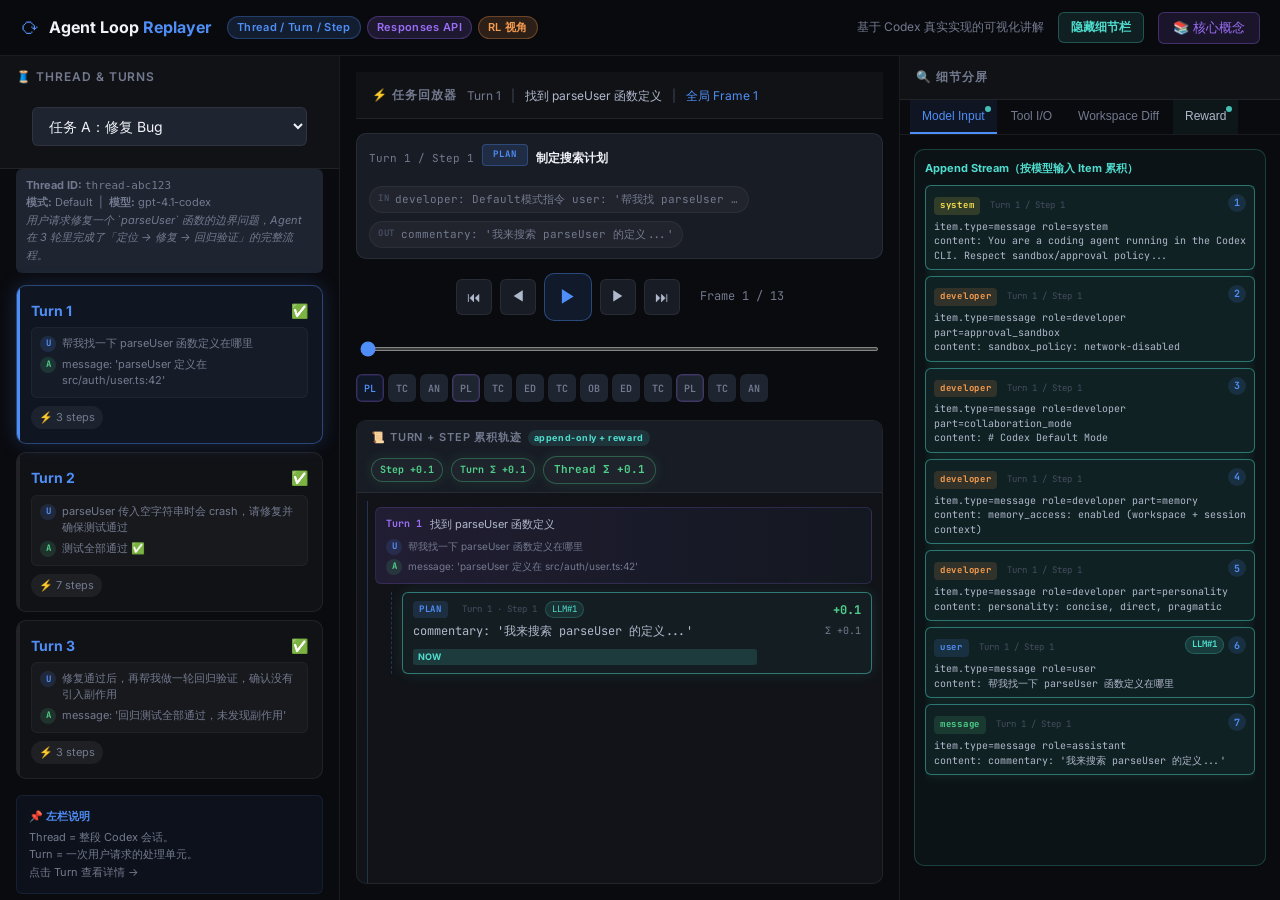
<file: index.html>
<!DOCTYPE html>
<html lang="zh-CN">

<head>
    <meta charset="UTF-8" />
    <meta name="viewport" content="width=device-width, initial-scale=1.0" />
    <title>Agent Loop Replayer — Codex 深度解析</title>
    <link rel="preconnect" href="https://fonts.googleapis.com" />
    <link
        href="https://fonts.googleapis.com/css2?family=Inter:wght@300;400;500;600;700&family=JetBrains+Mono:wght@400;500&display=swap"
        rel="stylesheet" />
    <link rel="stylesheet" href="style.css" />
</head>

<body>
    <!-- Header -->
    <header class="app-header">
        <div class="header-left">
            <div class="logo">
                <span class="logo-icon">⟳</span>
                <span class="logo-text">Agent Loop <span class="logo-sub">Replayer</span></span>
            </div>
            <div class="header-badges">
                <span class="badge badge-blue">Thread / Turn / Step</span>
                <span class="badge badge-purple">Responses API</span>
                <span class="badge badge-orange">RL 视角</span>
            </div>
        </div>
        <div class="header-right">
            <span class="header-subtitle">基于 Codex 真实实现的可视化讲解</span>
            <button class="btn-panel-toggle" id="btn-toggle-right">隐藏细节栏</button>
            <button class="btn-concept" id="btn-show-concepts">📚 核心概念</button>
        </div>
    </header>

    <!-- Concept Overlay -->
    <div class="overlay" id="concept-overlay" style="display:none;">
        <div class="overlay-panel">
            <button class="overlay-close" id="overlay-close">✕</button>
            <h2>Agent Loop 核心概念</h2>
            <div class="concept-grid">
                <div class="concept-card">
                    <div class="concept-icon">🧵</div>
                    <h3>Thread（线程/会话）</h3>
                    <p>用户从打开 Codex 到关闭的整段会话。一个 Thread 可以包含多个 Turn。在 Codex 里，每个 Thread 都有唯一 ID，rollout 日志按 Thread 组织存储在
                        <code>~/.codex/sessions/</code> 下。</p>
                    <div class="concept-code">ThreadId = uuid::Uuid</div>
                </div>
                <div class="concept-card">
                    <div class="concept-icon">🔄</div>
                    <h3>Turn（轮次）</h3>
                    <p>用户发出一条指令，到 Agent 完成这次任务的完整处理单元。用户视角看到的"一问一答"，但内部可能包含数十个 Step。Turn 是<strong>奖励评估</strong>的自然边界。
                    </p>
                    <div class="concept-code">turn_context → response_items → TurnComplete</div>
                </div>
                <div class="concept-card">
                    <div class="concept-icon">⚡</div>
                    <h3>Step（步骤）</h3>
                    <p>在一个 Turn 内，模型的每次推理决策。输入是 "当前累计上下文"，输出是 "下一个动作"（工具调用 or 最终答复）。Step 是 <strong>RL 的策略优化单元</strong>。
                    </p>
                    <div class="concept-code">state_t → action_t → state_{t+1}</div>
                </div>
                <div class="concept-card">
                    <div class="concept-icon">🤖</div>
                    <h3>模型输入（Responses API 视角）</h3>
                    <p>每个 Step 调用模型时的完整输入，包含 4 层：system（平台规则）→ developer（应用规则）→ user（当前请求）→ 历史 tool 结果。随 Step 推进，输入以
                        <strong>append-only</strong> 方式增长。</p>
                    <div class="concept-code">{ input: [developer, user, tool_outputs...] }</div>
                </div>
                <div class="concept-card">
                    <div class="concept-icon">🎓</div>
                    <h3>RL 与 Agent Loop 的关系</h3>
                    <p>Agent Loop 是 RL 的"运行时环境"：loop 收集轨迹（trajectories），RL 对轨迹打 reward，再反向优化每一个 Step 的动作概率。Step =
                        (state→action) 决策点。</p>
                    <div class="concept-code">trajectory = [s0→a0, s1→a1, ..., sn→reward]</div>
                </div>
                <div class="concept-card">
                    <div class="concept-icon">🔧</div>
                    <h3>Codex 的 Append-Only 策略</h3>
                    <p>稳态下，Codex 不覆盖旧消息，只追加新增量。切换 Plan/Default 模式时，先更新 session state，下一次 Turn 到来才在 history 里追加新的
                        developer update item。</p>
                    <div class="concept-code">s1 = s0 + Δ1, s2 = s1 + Δ2</div>
                </div>
            </div>
            <div class="concept-formula">
                <div class="formula-title">💡 一张图看懂全局</div>
                <div class="formula-diagram">
                    <div class="formula-row">
                        <span class="fl-label">Thread</span>
                        <div class="fl-bar fl-thread">
                            <div class="fl-turn fl-t1">Turn 1<div class="fl-steps">
                                    <span>S1</span><span>S2</span><span>S3</span></div>
                            </div>
                            <div class="fl-turn fl-t2">Turn 2<div class="fl-steps">
                                    <span>S1</span><span>S2</span><span>S3</span><span>S4</span></div>
                            </div>
                            <div class="fl-turn fl-t3">Turn 3<div class="fl-steps"><span>S1</span><span>S2</span></div>
                            </div>
                        </div>
                    </div>
                    <div class="formula-row">
                        <span class="fl-label">RL</span>
                        <div class="fl-bar fl-rl">
                            <span class="rl-step">policy(s₀)→a₀</span>
                            <span class="rl-arrow">→</span>
                            <span class="rl-step">policy(s₁)→a₁</span>
                            <span class="rl-arrow">→</span>
                            <span class="rl-step">reward ↑</span>
                        </div>
                    </div>
                </div>
            </div>
        </div>
    </div>

    <!-- Main Layout -->
    <main class="main-layout">
        <!-- LEFT COLUMN: Thread / Turn list -->
        <aside class="col-left">
            <div class="col-header">
                <span class="col-title">🧵 Thread &amp; Turns</span>
                <select class="thread-selector" id="thread-selector">
                    <option value="0">任务 A：修复 Bug</option>
                    <option value="1">任务 B：添加新功能</option>
                    <option value="2">任务 C：模式切换演示</option>
                    <option value="3">任务 D：坏轨迹（反例）</option>
                </select>
            </div>
            <div class="thread-info" id="thread-info"></div>
            <div class="turns-list" id="turns-list"></div>
            <div class="left-explain">
                <div class="explain-title">📌 左栏说明</div>
                <p>Thread = 整段 Codex 会话。<br />Turn = 一次用户请求的处理单元。<br />点击 Turn 查看详情 →</p>
            </div>
        </aside>

        <!-- MIDDLE COLUMN: Step Player -->
        <section class="col-middle">
            <div class="col-header">
                <span class="col-title">⚡ 任务回放器</span>
                <div class="turn-badge-area" id="turn-badge-area"></div>
            </div>
            <div class="playback-strip" id="step-display">
                <div class="playback-strip-main">
                    <span class="playback-position" id="playback-position">选择左侧 Turn 开始</span>
                    <span class="step-type-badge" id="step-type-badge">PLAN</span>
                    <span class="step-title" id="step-title">等待开始播放</span>
                </div>
                <div class="playback-strip-meta">
                    <span class="mini-summary">
                        <span class="mini-label">IN</span>
                        <span class="mini-value" id="step-input-summary">—</span>
                    </span>
                    <span class="mini-summary">
                        <span class="mini-label">OUT</span>
                        <span class="mini-value" id="step-output-summary">—</span>
                    </span>
                </div>
                <span class="visually-hidden" id="step-desc">等待开始播放</span>
            </div>

            <!-- Playback Controls -->
            <div class="playback-controls">
                <button class="ctrl-btn" id="btn-first" title="第一步">⏮</button>
                <button class="ctrl-btn" id="btn-prev" title="上一步">◀</button>
                <button class="ctrl-btn ctrl-play" id="btn-play" title="播放/暂停">▶</button>
                <button class="ctrl-btn" id="btn-next" title="下一步">▶</button>
                <button class="ctrl-btn" id="btn-last" title="最后一步">⏭</button>
                <div class="playback-info">
                    Frame <span id="step-current">0</span> / <span id="step-total">0</span>
                </div>
            </div>
            <div class="step-slider-wrap">
                <input type="range" class="step-slider" id="step-slider" min="0" max="0" value="0" />
            </div>

            <!-- Step Timeline Dots -->
            <div class="step-timeline" id="step-timeline"></div>

            <!-- Reward Timeline -->
            <div class="reward-bar-section">
                <div class="reward-bar-header">
                    <span class="reward-bar-title">🎯 Reward 时间线（RL 视角）</span>
                    <span class="reward-bar-hint">当前 step 与奖励节点联动高亮</span>
                </div>
                <div class="reward-bar" id="reward-bar"></div>
                <div class="reward-bar-legend">
                    <span class="legend-chip legend-step">Step 奖励</span>
                    <span class="legend-chip legend-milestone">里程碑</span>
                    <span class="legend-chip legend-turn">Turn 验收</span>
                    <span class="legend-chip legend-negative">负奖励</span>
                </div>
            </div>

            <!-- Cumulative Step History -->
            <div class="step-history-section">
                <div class="step-history-header">
                    <span class="step-history-title">📜 Turn + Step 累积轨迹 <span class="history-badge">append-only + reward</span></span>
                    <div class="history-reward-summary" id="history-reward-summary"></div>
                </div>
                <div class="step-history-list" id="step-history-list"></div>
            </div>

            <!-- Quiz Popup -->
            <div class="quiz-popup" id="quiz-popup" style="display:none;">
                <div class="quiz-title">🤔 互动问答</div>
                <div class="quiz-question" id="quiz-question"></div>
                <div class="quiz-options" id="quiz-options"></div>
                <div class="quiz-answer" id="quiz-answer" style="display:none;"></div>
            </div>
        </section>

        <!-- RIGHT COLUMN: Detail Pane -->
        <aside class="col-right">
            <div class="col-header">
                <span class="col-title">🔍 细节分屏</span>
            </div>
            <div class="detail-tabs">
                <button class="tab-btn active" data-tab="model-input">Model Input</button>
                <button class="tab-btn" data-tab="tool-io">Tool I/O</button>
                <button class="tab-btn" data-tab="workspace-diff">Workspace Diff</button>
                <button class="tab-btn" data-tab="reward">Reward</button>
            </div>

            <!-- Model Input Tab -->
            <div class="tab-content active" id="tab-model-input">
                <div class="append-stream-wrap">
                    <div class="append-stream-title">Append Stream（按模型输入 Item 累积）</div>
                    <div class="append-stream" id="model-append-stream"></div>
                </div>
            </div>

            <!-- Tool I/O Tab -->
            <div class="tab-content" id="tab-tool-io">
                <div class="tool-io-display" id="tool-io-display">
                    <div class="empty-state">请播放到包含工具调用的 Step</div>
                </div>
            </div>

            <!-- Workspace Diff Tab -->
            <div class="tab-content" id="tab-workspace-diff">
                <div class="diff-display" id="diff-display">
                    <div class="empty-state">此 Step 无文件变更</div>
                </div>
            </div>

            <!-- Reward Tab -->
            <div class="tab-content" id="tab-reward">
                <div class="reward-detail" id="reward-detail">
                    <div class="empty-state">请播放到任意 Step 查看 Reward 细节</div>
                </div>
            </div>

        </aside>
    </main>

    <script src="data.js?v=20260305-bad-track-fix"></script>
    <script src="app.js?v=20260305-llm-marker-on-last-item"></script>
</body>

</html>
</file>
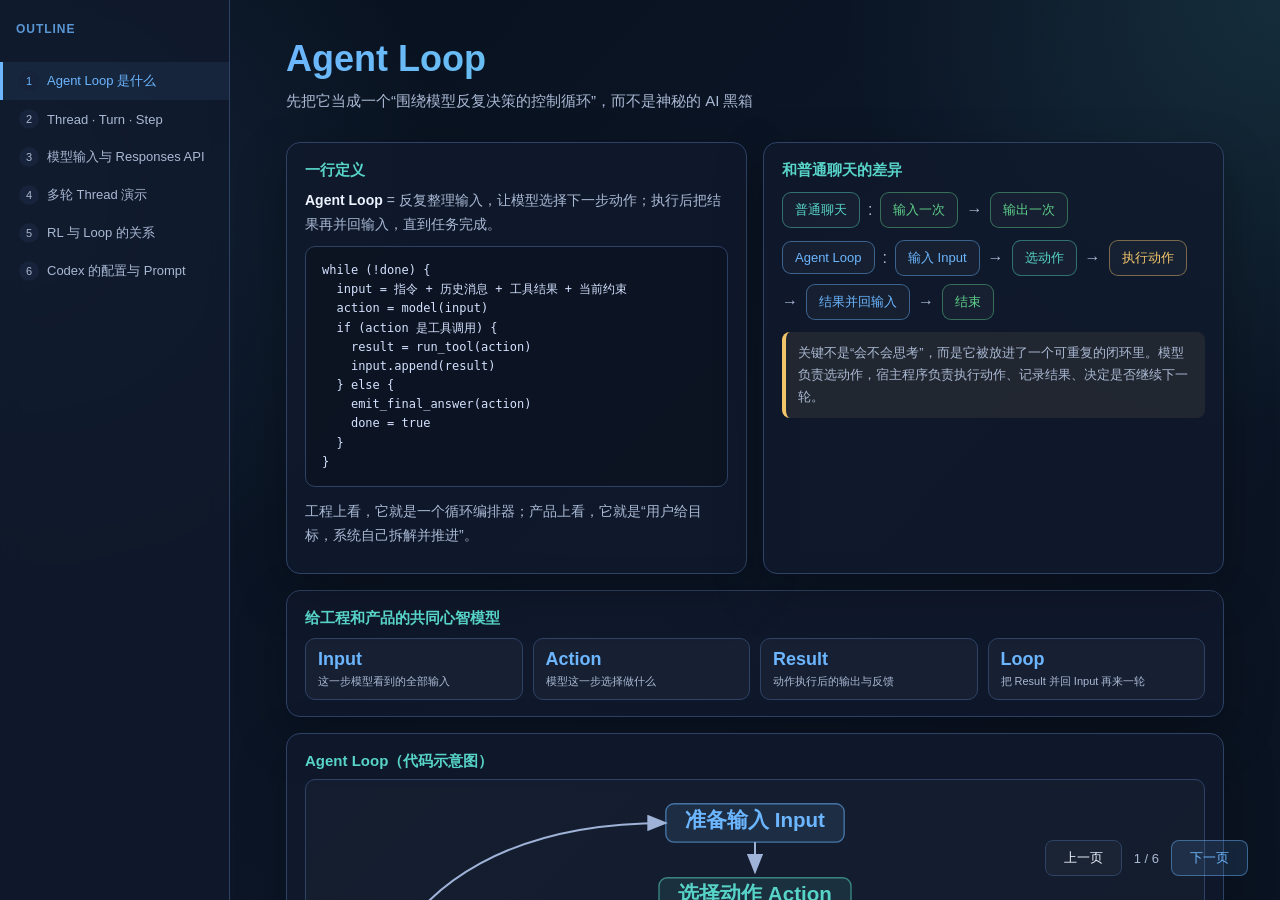
<file: agent_loop_presentation.html>
<!DOCTYPE html>
<html lang="zh">

<head>
    <meta charset="UTF-8">
    <title>Codex Agent Loop 深度解析</title>
    <style>
        * {
            margin: 0;
            padding: 0;
            box-sizing: border-box
        }

        :root {
            --bg: #09111f;
            --bg2: #101a2d;
            --bg3: #17233a;
            --bg4: #1f2d47;
            --border: #2e4265;
            --blue: #6cb6ff;
            --green: #5fd08a;
            --teal: #57d3c7;
            --gold: #f3c56b;
            --red: #ff7b72;
            --text: #edf4ff;
            --text2: #aab9d4;
            --shadow: 0 18px 50px rgba(0, 0, 0, .28)
        }

        body {
            background:
                radial-gradient(circle at top right, rgba(87, 211, 199, .12), transparent 28%),
                radial-gradient(circle at left 20%, rgba(108, 182, 255, .12), transparent 30%),
                linear-gradient(135deg, #07101c, #0c1627 55%, #0a1321);
            color: var(--text);
            font-family: "IBM Plex Sans", "PingFang SC", "Segoe UI", sans-serif;
            overflow: hidden;
            height: 100vh
        }

        #app {
            display: flex;
            height: 100vh
        }

        #sidebar {
            width: 230px;
            background: rgba(16, 26, 45, .82);
            backdrop-filter: blur(10px);
            border-right: 1px solid var(--border);
            padding: 22px 0;
            flex-shrink: 0;
            overflow-y: auto
        }

        #sidebar h2 {
            color: var(--blue);
            font-size: 12px;
            padding: 0 16px 12px;
            letter-spacing: .08em;
            text-transform: uppercase;
            opacity: .8
        }

        .nav-item {
            padding: 9px 16px;
            cursor: pointer;
            font-size: 13px;
            color: var(--text2);
            transition: .2s;
            border-left: 3px solid transparent;
            display: flex;
            align-items: center;
            gap: 8px
        }

        .nav-item:hover {
            color: var(--text);
            background: rgba(255, 255, 255, .03)
        }

        .nav-item.active {
            color: var(--blue);
            border-left-color: var(--blue);
            background: rgba(108, 182, 255, .08)
        }

        .nav-num {
            width: 20px;
            height: 20px;
            border-radius: 50%;
            background: var(--bg3);
            display: inline-flex;
            align-items: center;
            justify-content: center;
            font-size: 11px;
            flex-shrink: 0
        }

        #main {
            flex: 1;
            overflow: hidden;
            position: relative
        }

        .slide {
            position: absolute;
            inset: 0;
            padding: 38px 56px 86px;
            overflow-y: auto;
            opacity: 0;
            transform: translateY(16px);
            transition: .35s;
            pointer-events: none
        }

        .slide.active {
            opacity: 1;
            transform: translateY(0);
            pointer-events: all
        }

        h1 {
            font-size: 36px;
            font-weight: 700;
            margin-bottom: 8px;
            background: linear-gradient(135deg, var(--blue), var(--teal));
            -webkit-background-clip: text;
            -webkit-text-fill-color: transparent
        }

        .subtitle {
            color: var(--text2);
            font-size: 15px;
            margin-bottom: 28px
        }

        h2 {
            font-size: 22px;
            font-weight: 600;
            color: var(--blue);
            margin-bottom: 14px
        }

        h3 {
            font-size: 15px;
            font-weight: 600;
            color: var(--teal);
            margin-bottom: 8px
        }

        p {
            color: var(--text2);
            line-height: 1.72;
            margin-bottom: 10px;
            font-size: 14px
        }

        b {
            color: var(--text)
        }

        .card {
            background: rgba(16, 26, 45, .84);
            border: 1px solid var(--border);
            border-radius: 14px;
            padding: 18px 18px 16px;
            margin-bottom: 16px;
            box-shadow: var(--shadow)
        }

        .card:hover {
            border-color: rgba(108, 182, 255, .58);
            transition: .2s
        }

        .grid {
            display: grid;
            gap: 16px
        }

        .grid-2 {
            grid-template-columns: 1fr 1fr
        }

        .grid-3 {
            grid-template-columns: 1fr 1fr 1fr
        }

        .tag {
            display: inline-block;
            padding: 3px 10px;
            border-radius: 20px;
            font-size: 11px;
            font-weight: 600;
            margin: 2px
        }

        .tag-blue {
            background: rgba(108, 182, 255, .14);
            color: var(--blue);
            border: 1px solid rgba(108, 182, 255, .28)
        }

        .tag-green {
            background: rgba(95, 208, 138, .14);
            color: var(--green);
            border: 1px solid rgba(95, 208, 138, .28)
        }

        .tag-gold {
            background: rgba(243, 197, 107, .14);
            color: var(--gold);
            border: 1px solid rgba(243, 197, 107, .28)
        }

        .tag-teal {
            background: rgba(87, 211, 199, .14);
            color: var(--teal);
            border: 1px solid rgba(87, 211, 199, .28)
        }

        code {
            background: rgba(255, 255, 255, .05);
            color: var(--green);
            padding: 2px 6px;
            border-radius: 4px;
            font-family: "IBM Plex Mono", "SFMono-Regular", monospace;
            font-size: 12px
        }

        pre {
            background: rgba(0, 0, 0, .2);
            border: 1px solid var(--border);
            border-radius: 10px;
            padding: 14px 16px;
            font-family: "IBM Plex Mono", "SFMono-Regular", monospace;
            font-size: 12px;
            line-height: 1.6;
            white-space: pre-wrap;
            overflow-wrap: anywhere;
            word-break: break-word;
            overflow-x: hidden;
            margin-bottom: 12px;
            color: #d4e2ff
        }

        .flow {
            display: flex;
            align-items: center;
            gap: 8px;
            flex-wrap: wrap;
            margin: 12px 0
        }

        .flow-box {
            background: rgba(255, 255, 255, .03);
            border: 1px solid var(--border);
            border-radius: 9px;
            padding: 8px 12px;
            font-size: 13px;
            white-space: nowrap
        }

        .flow-box.blue {
            border-color: rgba(108, 182, 255, .45);
            color: var(--blue)
        }

        .flow-box.green {
            border-color: rgba(95, 208, 138, .45);
            color: var(--green)
        }

        .flow-box.teal {
            border-color: rgba(87, 211, 199, .45);
            color: var(--teal)
        }

        .flow-box.gold {
            border-color: rgba(243, 197, 107, .45);
            color: var(--gold)
        }

        .flow-box.red {
            border-color: rgba(255, 123, 114, .45);
            color: var(--red)
        }

        .arrow {
            color: var(--text2);
            font-size: 16px
        }

        .layers {
            display: flex;
            flex-direction: column;
            gap: 8px
        }

        .layer {
            padding: 11px 14px;
            border-radius: 9px;
            border-left: 4px solid;
            font-size: 13px;
            line-height: 1.6
        }

        .layer.sys {
            background: rgba(255, 123, 114, .08);
            border-color: var(--red)
        }

        .layer.dev {
            background: rgba(108, 182, 255, .08);
            border-color: var(--blue)
        }

        .layer.usr {
            background: rgba(87, 211, 199, .08);
            border-color: var(--teal)
        }

        .layer.tool {
            background: rgba(95, 208, 138, .08);
            border-color: var(--green)
        }

        .timeline {
            position: relative;
            padding-left: 28px
        }

        .timeline::before {
            content: '';
            position: absolute;
            left: 10px;
            top: 0;
            bottom: 0;
            width: 2px;
            background: var(--border)
        }

        .tl-item {
            position: relative;
            margin-bottom: 14px
        }

        .tl-dot {
            position: absolute;
            left: -24px;
            top: 4px;
            width: 12px;
            height: 12px;
            border-radius: 50%;
            border: 2px solid var(--blue);
            background: var(--bg)
        }

        .tl-item.active .tl-dot {
            background: var(--blue);
            box-shadow: 0 0 10px rgba(108, 182, 255, .45)
        }

        .tl-label {
            font-size: 11px;
            color: var(--text2);
            margin-bottom: 4px
        }

        .tl-content {
            background: rgba(255, 255, 255, .03);
            border: 1px solid var(--border);
            border-radius: 8px;
            padding: 10px 12px;
            font-size: 13px;
            line-height: 1.6
        }

        .callout {
            border-left: 4px solid var(--gold);
            background: rgba(243, 197, 107, .08);
            padding: 10px 12px;
            border-radius: 8px;
            color: var(--text2);
            font-size: 13px;
            line-height: 1.7;
            margin-top: 8px
        }

        .metric {
            display: grid;
            grid-template-columns: repeat(4, 1fr);
            gap: 10px;
            margin-top: 10px
        }

        .metric-item {
            background: rgba(255, 255, 255, .03);
            border: 1px solid var(--border);
            border-radius: 10px;
            padding: 10px 12px
        }

        .metric-num {
            font-size: 18px;
            font-weight: 700;
            color: var(--blue)
        }

        .metric-label {
            color: var(--text2);
            font-size: 11px;
            margin-top: 4px
        }

        .api-table {
            display: grid;
            grid-template-columns: 180px 1fr;
            gap: 8px 14px;
            margin-top: 10px
        }

        .api-k {
            color: var(--blue);
            font-family: "IBM Plex Mono", "SFMono-Regular", monospace;
            font-size: 12px
        }

        .api-v {
            color: var(--text2);
            font-size: 13px;
            line-height: 1.6
        }

        .mini-list {
            list-style: none;
            margin-top: 8px
        }

        .mini-list li {
            color: var(--text2);
            font-size: 13px;
            line-height: 1.75;
            margin-bottom: 4px;
            padding-left: 14px;
            position: relative
        }

        .mini-list li::before {
            content: '';
            position: absolute;
            left: 0;
            top: 9px;
            width: 5px;
            height: 5px;
            border-radius: 50%;
            background: var(--teal)
        }

        #step-demo {
            margin-top: 16px
        }

        .step-row {
            display: flex;
            align-items: stretch;
            gap: 12px;
            margin-bottom: 8px;
            opacity: .26;
            transition: .35s
        }

        .step-row.shown {
            opacity: 1
        }

        .step-row.level-thread {
            margin-left: 0
        }

        .step-row.level-turn {
            margin-left: 24px
        }

        .step-row.level-step {
            margin-left: 52px
        }

        .step-row.level-event {
            margin-left: 82px
        }

        .step-num {
            width: 30px;
            height: 30px;
            border-radius: 50%;
            background: rgba(255, 255, 255, .03);
            border: 2px solid var(--border);
            display: flex;
            align-items: center;
            justify-content: center;
            font-size: 12px;
            flex-shrink: 0;
            margin-top: 1px
        }

        .step-row.shown .step-num {
            border-color: var(--blue);
            color: var(--blue)
        }

        .step-body {
            flex: 1;
            background: rgba(255, 255, 255, .03);
            border: 1px solid var(--border);
            border-radius: 8px;
            padding: 10px 12px;
            font-size: 13px;
            line-height: 1.65
        }

        .step-row.level-thread .step-body {
            border-left: 3px solid rgba(108, 182, 255, .6)
        }

        .step-row.level-turn .step-body {
            border-left: 3px solid rgba(87, 211, 199, .6)
        }

        .step-row.level-step .step-body {
            border-left: 3px solid rgba(95, 208, 138, .6)
        }

        .step-row.level-event .step-body {
            border-left: 3px dashed rgba(255, 212, 122, .55);
            background: rgba(255, 212, 122, .03)
        }

        .step-role {
            font-size: 11px;
            margin-bottom: 2px;
            font-weight: 600
        }

        .role-user {
            color: var(--teal)
        }

        .role-assistant {
            color: var(--green)
        }

        .role-tool {
            color: var(--gold)
        }

        .role-dev {
            color: var(--blue)
        }

        .signal-tags {
            display: flex;
            gap: 8px;
            flex-wrap: wrap;
            margin: 5px 0 4px
        }

        .signal-tag {
            display: inline-block;
            padding: 1px 8px;
            border-radius: 999px;
            border: 1px solid var(--border);
            background: rgba(255, 255, 255, .02);
            font-size: 11px;
            color: var(--text2)
        }

        .signal-tag.llm {
            border-color: rgba(108, 182, 255, .5);
            color: var(--blue)
        }

        .signal-tag.loop {
            border-color: rgba(95, 208, 138, .5);
            color: var(--green)
        }

        .signal-tag.update {
            border-color: rgba(255, 212, 122, .5);
            color: var(--gold)
        }

        .signal-tag.event {
            border-color: rgba(255, 255, 255, .18);
            color: var(--text2)
        }

        .io-struct {
            margin-top: 6px;
            display: grid;
            gap: 4px
        }

        .io-line {
            font-size: 12px;
            color: var(--text2);
            line-height: 1.6
        }

        button {
            background: rgba(255, 255, 255, .03);
            border: 1px solid var(--border);
            color: var(--text);
            padding: 8px 18px;
            border-radius: 8px;
            cursor: pointer;
            font-size: 13px;
            transition: .2s
        }

        button:hover {
            border-color: var(--blue);
            color: var(--blue)
        }

        button.primary {
            background: rgba(108, 182, 255, .12);
            border-color: rgba(108, 182, 255, .45);
            color: var(--blue)
        }

        .rl-box {
            border: 1px dashed rgba(87, 211, 199, .4);
            border-radius: 12px;
            padding: 16px;
            margin-bottom: 12px;
            position: relative
        }

        .rl-label {
            position: absolute;
            top: -10px;
            left: 12px;
            background: var(--bg);
            padding: 0 8px;
            font-size: 12px;
            font-weight: 600;
            color: var(--teal)
        }

        .eq {
            display: flex;
            align-items: center;
            gap: 12px;
            margin: 8px 0;
            flex-wrap: wrap
        }

        .eq-item {
            text-align: center
        }

        .eq-name {
            font-size: 11px;
            color: var(--text2)
        }

        .eq-val {
            font-size: 13px;
            color: var(--text);
            background: rgba(255, 255, 255, .03);
            padding: 4px 10px;
            border-radius: 6px;
            display: block
        }

        .eq-arrow {
            color: var(--text2);
            font-size: 20px
        }

        #mode-demo {
            margin-top: 12px
        }

        .mode-tabs {
            display: flex;
            gap: 8px;
            margin-bottom: 14px;
            flex-wrap: wrap
        }

        .mode-tab {
            padding: 8px 18px;
            border-radius: 8px;
            border: 1px solid var(--border);
            cursor: pointer;
            font-size: 13px;
            transition: .2s
        }

        .mode-tab.active {
            background: rgba(108, 182, 255, .12);
            border-color: rgba(108, 182, 255, .45);
            color: var(--blue)
        }

        .mode-content {
            background: rgba(255, 255, 255, .03);
            border: 1px solid var(--border);
            border-radius: 10px;
            padding: 16px;
            font-size: 13px;
            line-height: 1.7;
            display: none
        }

        .mode-content.active {
            display: block
        }

        #nav-btns {
            position: fixed;
            bottom: 24px;
            right: 32px;
            display: flex;
            gap: 12px;
            z-index: 100
        }

        .ctx-grow {
            display: flex;
            align-items: flex-end;
            gap: 8px;
            margin: 14px 0;
            height: 92px
        }

        .ctx-bar {
            background: linear-gradient(180deg, var(--blue), var(--teal));
            border-radius: 5px 5px 0 0;
            transition: 1s;
            width: 62px;
            display: flex;
            align-items: center;
            justify-content: center;
            color: white;
            font-size: 11px;
            font-weight: 700
        }

        .ctx-label {
            font-size: 11px;
            color: var(--text2);
            text-align: center;
            margin-top: 4px
        }

        .small {
            font-size: 12px;
            color: var(--text2)
        }

        .code-flow {
            border: 1px solid var(--border);
            border-radius: 10px;
            padding: 14px;
            background: rgba(255, 255, 255, .02)
        }

        .cf-center {
            display: flex;
            justify-content: center;
            align-items: center
        }

        .cf-box {
            min-width: 210px;
            text-align: center;
            padding: 8px 12px;
            border-radius: 8px;
            border: 1px solid rgba(108, 182, 255, .4);
            background: rgba(108, 182, 255, .08);
            color: var(--blue);
            font-size: 13px;
            font-weight: 600
        }

        .cf-box.teal {
            border-color: rgba(87, 211, 199, .4);
            background: rgba(87, 211, 199, .08);
            color: var(--teal)
        }

        .cf-box.gold {
            border-color: rgba(243, 197, 107, .4);
            background: rgba(243, 197, 107, .08);
            color: var(--gold)
        }

        .cf-box.green {
            border-color: rgba(95, 208, 138, .4);
            background: rgba(95, 208, 138, .08);
            color: var(--green)
        }

        .cf-arrow {
            text-align: center;
            color: var(--text2);
            font-size: 18px;
            margin: 3px 0
        }

        .cf-diamond-wrap {
            display: flex;
            justify-content: center;
            margin: 6px 0 10px
        }

        .cf-diamond {
            width: 96px;
            height: 96px;
            transform: rotate(45deg);
            border: 1px solid rgba(243, 197, 107, .45);
            background: rgba(243, 197, 107, .08);
            display: flex;
            align-items: center;
            justify-content: center
        }

        .cf-diamond span {
            transform: rotate(-45deg);
            color: var(--gold);
            font-size: 12px;
            font-weight: 700;
            line-height: 1.2;
            text-align: center
        }

        .cf-branch {
            display: grid;
            grid-template-columns: 1fr 1fr;
            gap: 18px;
            margin-top: 6px
        }

        .cf-path {
            border: 1px dashed var(--border);
            border-radius: 10px;
            padding: 10px
        }

        .cf-path-label {
            font-size: 11px;
            color: var(--text2);
            margin-bottom: 8px
        }

        .cf-mini-arrow {
            color: var(--text2);
            text-align: center;
            font-size: 16px;
            margin: 2px 0
        }

        .cf-loopback {
            margin-top: 8px;
            text-align: center;
            font-size: 12px;
            color: var(--text2)
        }

        .flowchart-wrap {
            border: 1px solid var(--border);
            border-radius: 10px;
            padding: 10px;
            background: rgba(255, 255, 255, .02)
        }

        .flowchart-svg {
            width: 100%;
            height: auto;
            display: block
        }

        @media (max-width: 1100px) {
            .grid-2,
            .grid-3,
            .metric {
                grid-template-columns: 1fr
            }

            .cf-branch {
                grid-template-columns: 1fr
            }

            .api-table {
                grid-template-columns: 1fr
            }

            #sidebar {
                width: 200px
            }

            .slide {
                padding: 28px 28px 82px
            }
        }
    </style>
</head>

<body>
    <div id="app">
        <div id="sidebar">
            <h2>Outline</h2>
            <div class="nav-item active" onclick="goSlide(0)"><span class="nav-num">1</span>Agent Loop 是什么</div>
            <div class="nav-item" onclick="goSlide(1)"><span class="nav-num">2</span>Thread · Turn · Step</div>
            <div class="nav-item" onclick="goSlide(2)"><span class="nav-num">3</span>模型输入与 Responses API</div>
            <div class="nav-item" onclick="goSlide(3)"><span class="nav-num">4</span>多轮 Thread 演示</div>
            <div class="nav-item" onclick="goSlide(4)"><span class="nav-num">5</span>RL 与 Loop 的关系</div>
            <div class="nav-item" onclick="goSlide(5)"><span class="nav-num">6</span>Codex 的配置与 Prompt</div>
        </div>
        <div id="main">

            <div class="slide active" id="s0">
                <h1>Agent Loop</h1>
                <p class="subtitle">先把它当成一个“围绕模型反复决策的控制循环”，而不是神秘的 AI 黑箱</p>
                <div class="grid grid-2">
                    <div class="card">
                        <h3>一行定义</h3>
                        <p><b>Agent Loop</b> = 反复整理输入，让模型选择下一步动作；执行后把结果再并回输入，直到任务完成。</p>
                        <pre>while (!done) {
  input = 指令 + 历史消息 + 工具结果 + 当前约束
  action = model(input)
  if (action 是工具调用) {
    result = run_tool(action)
    input.append(result)
  } else {
    emit_final_answer(action)
    done = true
  }
}</pre>
                        <p>工程上看，它就是一个循环编排器；产品上看，它就是“用户给目标，系统自己拆解并推进”。</p>
                    </div>
                    <div class="card">
                        <h3>和普通聊天的差异</h3>
                        <div class="flow">
                            <div class="flow-box teal">普通聊天</div>
                            <div class="arrow">:</div>
                            <div class="flow-box green">输入一次</div>
                            <div class="arrow">→</div>
                            <div class="flow-box green">输出一次</div>
                        </div>
                        <div class="flow">
                            <div class="flow-box blue">Agent Loop</div>
                            <div class="arrow">:</div>
                            <div class="flow-box blue">输入 Input</div>
                            <div class="arrow">→</div>
                            <div class="flow-box teal">选动作</div>
                            <div class="arrow">→</div>
                            <div class="flow-box gold">执行动作</div>
                            <div class="arrow">→</div>
                            <div class="flow-box blue">结果并回输入</div>
                            <div class="arrow">→</div>
                            <div class="flow-box green">结束</div>
                        </div>
                        <div class="callout">
                            关键不是“会不会思考”，而是它被放进了一个可重复的闭环里。模型负责选动作，宿主程序负责执行动作、记录结果、决定是否继续下一轮。
                        </div>
                    </div>
                </div>
                <div class="card">
                    <h3>给工程和产品的共同心智模型</h3>
                    <div class="metric">
                        <div class="metric-item">
                            <div class="metric-num">Input</div>
                            <div class="metric-label">这一步模型看到的全部输入</div>
                        </div>
                        <div class="metric-item">
                            <div class="metric-num">Action</div>
                            <div class="metric-label">模型这一步选择做什么</div>
                        </div>
                        <div class="metric-item">
                            <div class="metric-num">Result</div>
                            <div class="metric-label">动作执行后的输出与反馈</div>
                        </div>
                        <div class="metric-item">
                            <div class="metric-num">Loop</div>
                            <div class="metric-label">把 Result 并回 Input 再来一轮</div>
                        </div>
                    </div>
                </div>
                <div class="card">
                    <h3>Agent Loop（代码示意图）</h3>
                    <div class="flowchart-wrap">
                        <svg class="flowchart-svg" viewBox="0 0 1280 520" xmlns="http://www.w3.org/2000/svg" role="img" aria-label="Agent loop flowchart">
                            <defs>
                                <marker id="arrowHead" markerWidth="10" markerHeight="8" refX="9" refY="4" orient="auto">
                                    <polygon points="0,0 10,4 0,8" fill="#9fb3d8" />
                                </marker>
                            </defs>

                            <!-- main path -->
                            <rect x="510" y="20" width="260" height="56" rx="12" fill="rgba(108,182,255,0.10)" stroke="rgba(108,182,255,0.55)" stroke-width="2"/>
                            <text x="640" y="54" text-anchor="middle" fill="#6cb6ff" font-size="30" font-weight="700">准备输入 Input</text>

                            <line x1="640" y1="76" x2="640" y2="120" stroke="#9fb3d8" stroke-width="3" marker-end="url(#arrowHead)"/>

                            <rect x="500" y="128" width="280" height="56" rx="12" fill="rgba(87,211,199,0.10)" stroke="rgba(87,211,199,0.55)" stroke-width="2"/>
                            <text x="640" y="162" text-anchor="middle" fill="#57d3c7" font-size="30" font-weight="700">选择动作 Action</text>

                            <line x1="640" y1="184" x2="640" y2="222" stroke="#9fb3d8" stroke-width="3" marker-end="url(#arrowHead)"/>

                            <polygon points="640,222 740,312 640,402 540,312" fill="rgba(243,197,107,0.12)" stroke="rgba(243,197,107,0.58)" stroke-width="2"/>
                            <text x="640" y="306" text-anchor="middle" fill="#f3c56b" font-size="28" font-weight="700">工具动作？</text>

                            <!-- yes branch -->
                            <line x1="540" y1="312" x2="330" y2="312" stroke="#9fb3d8" stroke-width="3" marker-end="url(#arrowHead)"/>
                            <text x="420" y="298" text-anchor="middle" fill="#f3c56b" font-size="24" font-weight="700">YES</text>

                            <rect x="170" y="284" width="160" height="56" rx="12" fill="rgba(243,197,107,0.10)" stroke="rgba(243,197,107,0.55)" stroke-width="2"/>
                            <text x="250" y="318" text-anchor="middle" fill="#f3c56b" font-size="28" font-weight="700">Run Tool</text>

                            <line x1="250" y1="340" x2="250" y2="392" stroke="#9fb3d8" stroke-width="3" marker-end="url(#arrowHead)"/>

                            <rect x="120" y="398" width="260" height="56" rx="12" fill="rgba(95,208,138,0.10)" stroke="rgba(95,208,138,0.55)" stroke-width="2"/>
                            <text x="250" y="432" text-anchor="middle" fill="#5fd08a" font-size="28" font-weight="700">Append Tool Result</text>

                            <path d="M 120 426 C 40 426, 40 48, 510 48" fill="none" stroke="#9fb3d8" stroke-width="3" marker-end="url(#arrowHead)"/>
                            <text x="86" y="210" fill="#aab9d4" font-size="23">下一轮 loop</text>

                            <!-- no branch -->
                            <line x1="740" y1="312" x2="950" y2="312" stroke="#9fb3d8" stroke-width="3" marker-end="url(#arrowHead)"/>
                            <text x="860" y="298" text-anchor="middle" fill="#57d3c7" font-size="24" font-weight="700">NO</text>

                            <rect x="950" y="284" width="230" height="56" rx="12" fill="rgba(95,208,138,0.10)" stroke="rgba(95,208,138,0.55)" stroke-width="2"/>
                            <text x="1065" y="318" text-anchor="middle" fill="#5fd08a" font-size="28" font-weight="700">Final Message</text>

                            <line x1="1065" y1="340" x2="1065" y2="392" stroke="#9fb3d8" stroke-width="3" marker-end="url(#arrowHead)"/>

                            <rect x="950" y="398" width="230" height="56" rx="12" fill="rgba(108,182,255,0.10)" stroke="rgba(108,182,255,0.55)" stroke-width="2"/>
                            <text x="1065" y="432" text-anchor="middle" fill="#6cb6ff" font-size="28" font-weight="700">Turn Complete</text>
                        </svg>
                    </div>
                    <p class="small">这张图对应代码控制流：<code>if (tool_call) { run; append; continue }</code>，否则 <code>final_message; done</code>。</p>
                </div>
            </div>

            <div class="slide" id="s1">
                <h1>Thread · Turn · Step</h1>
                <p class="subtitle">把层级和执行逻辑放在一页：Thread 是容器，Turn 是一次用户交互，Step 是 Agent Loop 的一个动作</p>
                <div class="card">
                    <h3>一张图讲清楚关系</h3>
                    <div class="flow">
                        <div class="flow-box blue">Thread（任务生命周期）</div>
                        <div class="arrow">→</div>
                        <div class="flow-box teal">Turn（一次用户交互）</div>
                        <div class="arrow">→</div>
                        <div class="flow-box green">Step（Loop 里的动作）</div>
                    </div>
                    <pre>Thread（任务生命周期）
├── Turn 1（用户请求）
│   ├── Step 1  PLAN
│   ├── Step 2  TOOL_CALL (run tests)
│   ├── Step 3  OBSERVE
│   ├── Step 4  EDIT_CODE
│   ├── Step 5  TOOL_CALL (rerun tests)
│   └── Step 6  ANSWER
├── Turn 2（用户追问）
│   ├── Step 1  PLAN
│   ├── Step 2  EDIT_CHANGELOG
│   ├── Step 3  TOOL_CALL (lint)
│   └── Step 4  ANSWER
└── Turn 3 ...</pre>
                    <div class="callout">
                        <b>核心口径：</b>Agent Loop 是 <b>Step 层</b>的循环，不是 Turn 层的循环。Turn 是用户可感知的外层边界。
                    </div>
                </div>
                <div class="grid grid-3">
                    <div class="card">
                        <h3>Thread</h3>
                        <span class="tag tag-blue">生命周期容器</span>
                        <p style="margin-top:8px">承载多轮历史和上下文，可被 <code>thread/start</code>、<code>thread/read</code>、<code>thread/resume</code> 操作。</p>
                    </div>
                    <div class="card">
                        <h3>Turn</h3>
                        <span class="tag tag-teal">交互边界</span>
                        <p style="margin-top:8px">一次用户输入触发的一整次 Agent 执行，最终以一个可交付回复收束。</p>
                    </div>
                    <div class="card">
                        <h3>Step</h3>
                        <span class="tag tag-green">决策粒度</span>
                        <p style="margin-top:8px">Turn 内一次“看状态并选动作”的迭代。动作可为 plan / tool_call / edit / ask_user / answer。</p>
                    </div>
                </div>
                <div class="card">
                    <h3>一个 Turn 内，Step 如何循环</h3>
                    <pre>while task_not_done:
    step = model_decide_next_action(state)

    if step == TOOL_CALL:
        observation = run_tool()
        state.append(observation)
        continue

    if step == EDIT:
        modify_workspace()
        continue

    if step == ASK_USER:
        break

    if step == ANSWER:
        break</pre>
                    <p class="small">这就是 step-level policy loop：Loop 发生在 Step，Turn 只是把这段循环包起来。</p>
                </div>
                <div class="card">
                    <h3>RL 在这三层里的落点</h3>
                    <ul class="mini-list">
                        <li><b>state</b>：thread memory + workspace state + tool outputs + current user goal。</li>
                        <li><b>action</b>：本次 Step 选什么动作（plan / tool_call / edit / ask_user / answer）。</li>
                        <li><b>reward</b>：通常在 Turn 结束时结算任务质量；再反向优化 Step 决策策略。</li>
                    </ul>
                </div>
            </div>

            <div class="slide" id="s2">
                <h1>模型的输入是什么</h1>
                <p class="subtitle">先看两个具体例子：工具调用时输入/输出是什么，多轮对话时输入/输出是什么</p>
                <div class="card">
                    <h3><code>role</code> 与 <code>type</code>（分别列）</h3>
                    <p class="small"><b>先看字段定义再看例子：</b>这里先给最常见字段，后面例子按这个结构展开。</p>
                    <div class="grid grid-2">
                        <div>
                            <h3 style="font-size:14px;margin-bottom:6px"><code>role</code>（消息是谁发的）</h3>
                            <div class="api-table">
                                <div class="api-k"><code>user</code></div>
                                <div class="api-v">用户输入消息。</div>
                                <div class="api-k"><code>assistant</code></div>
                                <div class="api-v">模型输出消息。</div>
                                <div class="api-k"><code>developer</code></div>
                                <div class="api-v">开发者规则/策略约束。</div>
                                <div class="api-k"><code>system</code></div>
                                <div class="api-v">系统级边界和安全规则。</div>
                            </div>
                        </div>
                        <div>
                            <h3 style="font-size:14px;margin-bottom:6px"><code>type</code>（这条内容是什么）</h3>
                            <div class="api-table">
                                <div class="api-k"><code>message</code></div>
                                <div class="api-v">自然语言消息体（可带 <code>role</code>）。</div>
                                <div class="api-k"><code>function_call</code></div>
                                <div class="api-v">模型请求工具执行（含 <code>name</code>、<code>arguments</code>、<code>call_id</code>）。</div>
                                <div class="api-k"><code>function_call_output</code></div>
                                <div class="api-v">工具执行结果，通过 <code>call_id</code> 回填。</div>
                                <div class="api-k"><code>reasoning</code></div>
                                <div class="api-v">推理片段（是否展示由产品策略决定）。</div>
                            </div>
                        </div>
                    </div>
                    <div class="callout">
                        <b>阅读顺序：</b>先看 <code>output[]</code> 是不是 <code>function_call</code>；如果是，就执行工具并把 <code>function_call_output</code> 追加进下一次 <code>input[]</code>；如果不是，就通常是 <code>assistant message</code> 收束当前步骤。
                    </div>
                </div>
                <div class="card">
                    <h3>例子 A：工具调用（单轮内）</h3>
                    <div class="flow">
                        <div class="flow-box blue">input_list</div>
                        <div class="arrow">→</div>
                        <div class="flow-box blue">responses.create(tools,input)</div>
                        <div class="arrow">→</div>
                        <div class="flow-box gold">response.output</div>
                        <div class="arrow">→</div>
                        <div class="flow-box green">append function_call_output</div>
                        <div class="arrow">→</div>
                        <div class="flow-box teal">再次 responses.create</div>
                    </div>
                    <div class="grid grid-2">
                        <div>
                            <div class="tl-label">官方示例（function calling，第一段）</div>
                            <pre>tools = [{
  "type": "function",
  "name": "get_horoscope",
  "description": "Get today's horoscope for an astrological sign.",
  "parameters": {
    "type": "object",
    "properties": { "sign": { "type": "string" } },
    "required": ["sign"]
  }
}]

input_list = [
  {"role": "user", "content": "What is my horoscope? I am an Aquarius."}
]

response = client.responses.create(
  model="gpt-5",
  tools=tools,
  input=input_list,
)
input_list += response.output</pre>
                        </div>
                        <div>
                            <div class="tl-label">官方示例（append 工具结果并再次请求）</div>
                            <pre>for item in response.output:
  if item.type == "function_call":
    horoscope = get_horoscope(json.loads(item.arguments))
    input_list.append({
      "type": "function_call_output",
      "call_id": item.call_id,
      "output": json.dumps({"horoscope": horoscope})
    })

response = client.responses.create(
  model="gpt-5",
  instructions="Respond only with a horoscope generated by a tool.",
  tools=tools,
  input=input_list,
)</pre>
                        </div>
                    </div>
                    <p><b>对应官方语义：</b><code>input_list += response.output</code>，再把 <code>function_call_output</code> append 到 <code>input_list</code> 后发下一次 <code>responses.create</code>。</p>
                </div>
                <div class="card">
                    <h3>例子 B：多轮对话（previous_response_id）</h3>
                    <div class="grid grid-2">
                        <div>
                            <div class="tl-label">官方示例（第一轮）</div>
                            <pre>const res1 = await client.responses.create({
  model: 'gpt-5',
  input: [{
    type: 'message',
    role: 'user',
    content: 'What is the capital of France?'
  }],
  store: true
});</pre>
                        </div>
                        <div>
                            <div class="tl-label">官方示例（第二轮）</div>
                            <pre>const res2 = await client.responses.create({
  model: 'gpt-5',
  input: [{
    type: 'message',
    role: 'user',
    content: 'And its population?'
  }],
  previous_response_id: res1.id,
  store: true
});</pre>
                        </div>
                    </div>
                    <p><b>对应官方语义：</b>第二轮通过 <code>previous_response_id</code> 直接引用上一轮上下文，不需要手动重传全部历史。</p>
                </div>
            </div>

            <div class="slide" id="s3">
                <h1>多轮 Thread 演示</h1>
                <p class="subtitle">点击“下一步”展示结构化层级：Thread → Turn → Step；Event 作为 Step 下的子层级（仅回填，不计 Step）</p>
                <div style="display:flex;gap:12px;margin-bottom:12px;align-items:center">
                    <button class="primary" onclick="nextStep()">下一步</button>
                    <button onclick="resetDemo()">重置</button>
                    <span id="step-indicator" style="color:var(--text2);font-size:13px">演示进度 0 / 9</span>
                </div>
                <div id="step-demo">
                    <div class="step-row level-thread" id="sr0">
                        <div class="step-num">T</div>
                        <div class="step-body">
                            <div class="step-role role-dev">[Thread] THREAD 建立</div>
                            用户打开 Codex，创建一条 thread。此时有基础 prompt、工具清单、当前 cwd 和配置，但还没有具体任务。
                        </div>
                    </div>
                    <div class="step-row level-turn" id="sr1">
                        <div class="step-num">1</div>
                        <div class="step-body">
                            <div class="step-role role-user">[Turn] TURN 1 / 用户</div>
                            用户消息：<code>帮我找到 User 结构体，并加一个 email 字段</code>
                        </div>
                    </div>
                    <div class="step-row level-step" id="sr2">
                        <div class="step-num">1a</div>
                        <div class="step-body">
                            <div class="step-role role-assistant">[Step] TURN 1 / Step 1</div>
                            <div class="signal-tags">
                                <span class="signal-tag llm">LLM 调用 ×1</span>
                                <span class="signal-tag loop">Loop 迭代 #1</span>
                            </div>
                            <div class="io-struct">
                                <div class="io-line"><b>input[]</b>：<code>{type:"message", role:"user"}</code></div>
                                <div class="io-line"><b>output[]</b>：<code>{type:"function_call", name:"exec_command", arguments:"rg \"struct User\""}</code></div>
                            </div>
                        </div>
                    </div>
                    <div class="step-row level-event" id="sr3">
                        <div class="step-num">1b</div>
                        <div class="step-body">
                            <div class="step-role role-tool">[Event] TURN 1 / tool_output（来自 Step 1）</div>
                            <div class="signal-tags">
                                <span class="signal-tag update">上下文回填</span>
                                <span class="signal-tag event">不计 Step（仅事件）</span>
                            </div>
                            <div class="io-struct">
                                <div class="io-line"><b>append 到 input[]</b>：<code>{type:"function_call_output", call_id:"call_1", output:"found path ..."}</code></div>
                            </div>
                        </div>
                    </div>
                    <div class="step-row level-step" id="sr4">
                        <div class="step-num">1c</div>
                        <div class="step-body">
                            <div class="step-role role-assistant">[Step] TURN 1 / Step 2（完成）</div>
                            <div class="signal-tags">
                                <span class="signal-tag llm">LLM 调用 ×1</span>
                                <span class="signal-tag loop">Loop 迭代 #2</span>
                            </div>
                            <div class="io-struct">
                                <div class="io-line"><b>input[]</b>：<code>[{type:"message", role:"user", content:"帮我找到 User 结构体，并加一个 email 字段"}, {type:"function_call_output", call_id:"call_1", output:"found path: app/user.rs"}]</code></div>
                                <div class="io-line"><b>output[]</b>：<code>{type:"message", role:"assistant", content:"已完成修改"}</code></div>
                            </div>
                        </div>
                    </div>
                    <div class="step-row level-turn" id="sr5">
                        <div class="step-num">2</div>
                        <div class="step-body">
                            <div class="step-role role-user">[Turn] TURN 2 / 用户</div>
                            用户消息：<code>顺便给这个字段补一个简单校验</code>
                        </div>
                    </div>
                    <div class="step-row level-step" id="sr6">
                        <div class="step-num">2a</div>
                        <div class="step-body">
                            <div class="step-role role-assistant">[Step] TURN 2 / Step 1</div>
                            <div class="signal-tags">
                                <span class="signal-tag llm">LLM 调用 ×1</span>
                                <span class="signal-tag loop">Loop 迭代 #1</span>
                            </div>
                            <div class="io-struct">
                                <div class="io-line"><b>input[]</b>：<code>[{type:"message", role:"user", content:"帮我找到 User 结构体，并加一个 email 字段"}, {type:"function_call_output", call_id:"call_1", output:"found path: app/user.rs"}, {type:"message", role:"assistant", content:"已完成修改"}, {type:"message", role:"user", content:"顺便给这个字段补一个简单校验"}]</code></div>
                                <div class="io-line"><b>output[]</b>：<code>{type:"function_call", name:"exec_command", arguments:"apply patch + run test"}</code></div>
                            </div>
                        </div>
                    </div>
                    <div class="step-row level-event" id="sr7">
                        <div class="step-num">2b</div>
                        <div class="step-body">
                            <div class="step-role role-tool">[Event] TURN 2 / tool_output（来自 Step 1）</div>
                            <div class="signal-tags">
                                <span class="signal-tag update">上下文回填</span>
                                <span class="signal-tag event">不计 Step（仅事件）</span>
                            </div>
                            <div class="io-struct">
                                <div class="io-line"><b>append 到 input[]</b>：<code>{type:"function_call_output", call_id:"call_2", output:"diff + test result"}</code></div>
                            </div>
                        </div>
                    </div>
                    <div class="step-row level-step" id="sr8">
                        <div class="step-num">2c</div>
                        <div class="step-body">
                            <div class="step-role role-assistant">[Step] TURN 2 / Step 2（完成）</div>
                            <div class="signal-tags">
                                <span class="signal-tag llm">LLM 调用 ×1</span>
                                <span class="signal-tag loop">Loop 迭代 #2</span>
                            </div>
                            <div class="io-struct">
                                <div class="io-line"><b>input[]</b>：<code>[{type:"message", role:"user", content:"帮我找到 User 结构体，并加一个 email 字段"}, {type:"function_call_output", call_id:"call_1", output:"found path: app/user.rs"}, {type:"message", role:"assistant", content:"已完成修改"}, {type:"message", role:"user", content:"顺便给这个字段补一个简单校验"}, {type:"function_call_output", call_id:"call_2", output:"patch applied; tests passed"}]</code></div>
                                <div class="io-line"><b>output[]</b>：<code>{type:"message", role:"assistant", content:"校验已补上并测试通过"}</code></div>
                            </div>
                        </div>
                    </div>
                </div>
                <div class="card" style="margin-top:12px">
                    <p><b>Thread 解决的是连续性，Turn 解决的是任务边界，Step 解决的是决策粒度。</b>这三层拆开后，产品、工程、训练视角就能对齐。</p>
                    <p class="small" style="margin-top:6px">结构口径：Turn 下有多个 Step；每个 Step 都有 <code>input[]</code> 与 <code>output[]</code>。<code>input[]</code> 采用 append-only 方式累积，<code>function_call_output</code> 作为回填事件被追加到序列末尾。</p>
                </div>
            </div>

            <div class="slide" id="s4">
                <h1>RL 与 Turn / Step 的关系</h1>
                <p class="subtitle">一句话先讲清：强化学习是在状态下选动作，拿环境反馈与奖励，再优化策略</p>
                <div class="card">
                    <h3>一句话理解 RL</h3>
                    <p><b>强化学习就是：</b>在环境中观察状态（state），根据策略（policy）选择动作（action），环境反馈结果，再根据奖励优化策略。</p>
                </div>
                <div class="card">
                    <h3>RL 的最小闭环</h3>
                    <pre>State -> Policy -> Action -> Environment -> New State
                  ↑
               Reward</pre>
                    <pre>s_t -> π(a|s) -> a_t -> env -> s_{t+1}
                   ↓
                reward</pre>
                </div>
                <div class="grid grid-2">
                    <div class="card">
                        <h3>代码 Agent 例子（严格对应 Step）</h3>
                        <p><b>State</b></p>
                        <pre>当前上下文
- 用户需求
- 已写代码
- 编译/测试结果</pre>
                        <p><b>Policy</b>：<code>π(a|s)</code>，在当前状态下选动作。</p>
                        <p><b>Action</b>：<code>write_code / call_tool / finish</code></p>
                        <p><b>Environment</b>：执行动作后返回新状态（例如编译报错）。</p>
                        <p><b>Reward</b>：例如 <code>tests pass = +1</code>，<code>tests fail = 0</code>。</p>
                    </div>
                    <div class="card">
                        <h3>数学目标与映射</h3>
                        <p><b>策略：</b><code>π(a | s)</code></p>
                        <p><b>目标：</b><code>maximize expected reward</code>，即 <code>max E[R]</code></p>
                        <div class="api-table" style="margin-top:8px">
                            <div class="api-k">RL state</div>
                            <div class="api-v">Agent 当前上下文</div>
                            <div class="api-k">RL action</div>
                            <div class="api-v">一个 Step 的动作</div>
                            <div class="api-k">RL policy</div>
                            <div class="api-v">LLM 决策策略</div>
                            <div class="api-k">RL environment</div>
                            <div class="api-v">tool / code / user 反馈</div>
                            <div class="api-k">RL reward</div>
                            <div class="api-v">任务完成质量</div>
                        </div>
                        <div class="callout">
                            <b>结论：</b><code>Step = action</code>，<code>Context = state</code>，<code>Model = policy</code>。
                        </div>
                    </div>
                </div>
                <div class="card">
                    <h3>最简总结</h3>
                    <p><b>根据当前状态，用策略选动作；让环境反馈结果；再根据奖励优化策略。</b></p>
                </div>
            </div>

            <div class="slide" id="s5">
                <h1>Codex 的配置与 Prompt</h1>
                <p class="subtitle">这部分关注：哪些因素在“决定 loop 怎么跑”</p>
                <div class="card">
                    <h3>Code Agent 架构总览（以 Codex 为原型）</h3>
                    <p class="small">将你的总览图放在这里，和下面“配置 / Prompt / 运行策略”对应阅读。</p>
                    <img
                        src="assets/code-agent-architecture-overview.png"
                        alt="Code Agent 架构总览图"
                        style="width:100%;height:auto;border-radius:12px;border:1px solid var(--line);background:rgba(255,255,255,.02)"
                    />
                </div>
                <div class="card">
                    <h3>Context Manager 数据流（Codex 业务）</h3>
                    <p class="small">输入源如何经由 Context Manager 组装为 API Request，并在 token 压力下触发 handoff 压缩。</p>
                    <img
                        src="assets/context-manager-dataflow.png"
                        alt="Context Manager 数据流图"
                        style="width:100%;height:auto;border-radius:12px;border:1px solid var(--line);background:rgba(255,255,255,.02)"
                    />
                </div>
                <div class="card">
                    <h3>实际例子：一个例子串通全流程（修复除零 Bug）</h3>
                    <p class="small">例子改为：修复除零 Bug。重点看 Turn 启动时如何加载 md 约束、以及 3 个 Step 内 context 如何 append。</p>
                    <div class="callout">
                        <b>关键 Item：</b><code>messages（append-only）= 历史已有 items + 本轮 user message + tool_output 回填事件</code>
                    </div>
                    <img
                        src="assets/bugfix-zero-division-flow.png"
                        alt="修复除零 Bug 的端到端流程图"
                        style="width:100%;height:auto;border-radius:12px;border:1px solid var(--line);background:rgba(255,255,255,.02);margin:8px 0 12px"
                    />
                    <div class="grid grid-2">
                        <div>
                            <div class="tl-label">Turn 启动与时间线（Thread 内）</div>
                            <pre>thread/read
  - 读取 thread 历史与状态

turn/start
  - 若携带覆盖参数(cwd/model/approval/sandbox/effort/personality/collaboration_mode)
    则先执行 OverrideTurnContext
  - 然后提交 UserInput 开始本轮

Turn 1 用户任务：修复“除零异常”
  Step 1: 读文件 (shell/cat app/utils.py)
  Step 2: 打补丁 (apply_patch)
  Step 3: 跑测试 (shell/pytest tests/ -v)
  最终: ANSWER（Bug fixed, 4 pass） -> turn/completed

  Context Manager:
  - 历史消息 append-only
  - tool output 作为事件回填并 append
  - turn 结果写回 thread</pre>
                        </div>
                        <div>
                            <div class="tl-label">Codex 实体流程（示意）</div>
                            <pre>thread/read
  -> 读取 thread 历史与状态

turn/start
  -> 携带本轮用户消息 + 运行参数(cwd/model/approval/sandbox)

step loop (turn 内)
  -> step: tool_call / edit / answer
  -> event: tool_output 回填
  -> Context Manager 追加到 messages（append-only）

turn/completed
  -> 写回本轮结果到 thread</pre>
                            <div class="callout">
                                <b>当 token 接近阈值：</b>触发 compact/handoff，把老历史压缩成摘要（保留关键约束、已完成改动、未决问题），再继续后续 Turn。
                            </div>
                        </div>
                    </div>
                    <ul class="mini-list">
                        <li><b>不重写旧消息</b>：消息索引持续增长（图中 0→17），历史主干 append-only。</li>
                        <li><b>启动顺序（代码）</b>：<code>turn/start</code> 有覆盖时先 <code>OverrideTurnContext</code>，再 <code>UserInput</code>。</li>
                        <li><b>动态组装</b>：每轮都会重建模型可见上下文（见 <code>build_initial_context()</code>）。</li>
                        <li><b>可恢复</b>：即使中途 handoff 压缩，也保留关键约束与修复结论。</li>
                    </ul>
                </div>
                <div class="grid grid-2">
                    <div class="card">
                        <h3>配置层加载顺序</h3>
                        <div class="timeline">
                            <div class="tl-item active">
                                <div class="tl-dot"></div>
                                <div class="tl-label">admin (macOS MDM)</div>
                                <div class="tl-content">仅 macOS：受管偏好层（managed preferences）。</div>
                            </div>
                            <div class="tl-item active">
                                <div class="tl-dot"></div>
                                <div class="tl-label">system</div>
                                <div class="tl-content">Unix: <code>/etc/codex/config.toml</code>；Windows: <code>%ProgramData%\\OpenAI\\Codex\\config.toml</code>。</div>
                            </div>
                            <div class="tl-item active">
                                <div class="tl-dot"></div>
                                <div class="tl-label">user</div>
                                <div class="tl-content"><code>${CODEX_HOME}/config.toml</code></div>
                            </div>
                            <div class="tl-item active">
                                <div class="tl-dot"></div>
                                <div class="tl-label">cwd / tree / repo</div>
                                <div class="tl-content">项目层配置：<code>${PWD}/config.toml</code>、父目录 <code>.codex/config.toml</code>、git root 下 <code>.codex/config.toml</code>（不可信目录会标记 disabled）。</div>
                            </div>
                            <div class="tl-item active">
                                <div class="tl-dot"></div>
                                <div class="tl-label">runtime (session flags)</div>
                                <div class="tl-content">CLI / UI 覆盖（如 model、approval、sandbox 等）对应 session flags 层。</div>
                            </div>
                            <div class="tl-item active">
                                <div class="tl-dot"></div>
                                <div class="tl-label">legacy managed_config.toml</div>
                                <div class="tl-content">兼容层，代码里会 best-effort 叠加到顶部。</div>
                            </div>
                        </div>
                        <p class="small">对应源码：<code>core/src/config_loader/mod.rs::load_config_layers_state()</code>，顺序是“后加覆盖先加”。</p>
                    </div>
                    <div class="card">
                        <h3>模型可见上下文（严格按代码）</h3>
                        <ul class="mini-list">
                            <li><b>DeveloperInstructions::from_policy</b>：由 <code>sandbox_policy / approval_policy / exec_policy / cwd</code> 生成。</li>
                            <li><b>developer_instructions</b>：来自配置或 turn 覆盖（若存在）。</li>
                            <li><b>collaboration mode 指令</b>：来自 <code>templates/collaboration_mode/default.md|plan.md</code>。</li>
                            <li><b>memory/apps/commit</b>：按 feature 开关附加对应 developer 指令。</li>
                            <li><b>UserInstructions</b>：<code># AGENTS.md instructions for ...</code> 形式的 user-role 消息。</li>
                            <li><b>EnvironmentContext</b>：以结构化 session prefix 消息追加。</li>
                        </ul>
                        <div class="callout">
                            <b>AGENTS 读取规则（代码事实）：</b>从 git root 到 cwd 收集 <code>AGENTS.override.md / AGENTS.md / fallback 文件</code>，拼接后注入 <code>UserInstructions</code>；并非 developer-role 字段。对应 <code>core/src/project_doc.rs</code> + <code>core/src/instructions/user_instructions.rs</code>。
                        </div>
                        <p class="small"><b>当前行为限制：</b><code>cwd</code> 改变后不保证自动刷新新的 AGENTS 内容（见 <code>core/tests/suite/model_visible_layout.rs</code> 的相关快照测试）。</p>
                        <p class="small">对应拼装函数：<code>core/src/codex.rs::build_initial_context()</code>。</p>
                    </div>
                </div>
                <div class="card">
                    <h3>配置到底影响什么</h3>
                    <div class="grid grid-3">
                        <div class="metric-item">
                            <div class="metric-num" style="font-size:16px">Model</div>
                            <div class="metric-label">决定能力边界、上下文窗口、可用特性</div>
                        </div>
                        <div class="metric-item">
                            <div class="metric-num" style="font-size:16px">Approval</div>
                            <div class="metric-label">决定工具是直跑、请求确认还是阻塞</div>
                        </div>
                        <div class="metric-item">
                            <div class="metric-num" style="font-size:16px">Sandbox</div>
                            <div class="metric-label">决定工具调用的环境权限</div>
                        </div>
                    </div>
                    <div class="grid grid-3" style="margin-top:10px">
                        <div class="metric-item">
                            <div class="metric-num" style="font-size:16px">Mode</div>
                            <div class="metric-label">决定是先计划还是直接推进</div>
                        </div>
                        <div class="metric-item">
                            <div class="metric-num" style="font-size:16px">CWD</div>
                            <div class="metric-label">决定看见哪个代码树、哪些项目约束</div>
                        </div>
                        <div class="metric-item">
                            <div class="metric-num" style="font-size:16px">Tools</div>
                            <div class="metric-label">决定这一轮动作空间有多大</div>
                        </div>
                    </div>
                </div>
            </div>

        </div>
    </div>

    <div id="nav-btns">
        <button onclick="prevSlide()">上一页</button>
        <span id="page-num" style="color:var(--text2);font-size:13px;align-self:center">1 / 6</span>
        <button class="primary" onclick="nextSlide()">下一页</button>
    </div>

    <script>
        let cur = 0, stepIdx = 0;
        const stepTotal = 9;
        const total = 6;

        function goSlide(n) {
            document.querySelectorAll('.slide').forEach(s => s.classList.remove('active'));
            document.querySelectorAll('.nav-item').forEach(s => s.classList.remove('active'));
            document.getElementById('s' + n).classList.add('active');
            document.querySelectorAll('.nav-item')[n].classList.add('active');
            document.getElementById('page-num').textContent = (n + 1) + ' / ' + total;
            cur = n;
        }

        function nextSlide() {
            if (cur < total - 1) goSlide(cur + 1);
        }

        function prevSlide() {
            if (cur > 0) goSlide(cur - 1);
        }

        document.addEventListener('keydown', e => {
            if (e.key === 'ArrowRight') nextSlide();
            if (e.key === 'ArrowLeft') prevSlide();
        });

        function nextStep() {
            if (stepIdx >= stepTotal) return;
            document.getElementById('sr' + stepIdx).classList.add('shown');
            stepIdx++;
            document.getElementById('step-indicator').textContent = '演示进度 ' + stepIdx + ' / ' + stepTotal + (stepIdx >= stepTotal ? ' 完成' : '');
        }

        function resetDemo() {
            stepIdx = 0;
            document.querySelectorAll('.step-row').forEach(r => r.classList.remove('shown'));
            document.getElementById('step-indicator').textContent = '演示进度 0 / ' + stepTotal;
        }

    </script>
</body>

</html>
</file>
<file: style.css>
/* ============================================================
   AGENT LOOP REPLAYER — PREMIUM DARK THEME
   ============================================================ */

/* ----------- Reset & Base ----------- */
*,
*::before,
*::after {
  box-sizing: border-box;
  margin: 0;
  padding: 0;
}

:root {
  --bg-0: #0a0b0f;
  --bg-1: #111318;
  --bg-2: #181c25;
  --bg-3: #1e2430;
  --bg-glass: rgba(255, 255, 255, 0.03);
  --bg-glass-hover: rgba(255, 255, 255, 0.06);

  --accent-blue: #4f8ef7;
  --accent-purple: #9b6ef8;
  --accent-orange: #f79c4f;
  --accent-green: #4fcf8a;
  --accent-red: #f76f6f;
  --accent-teal: #4fddcf;
  --accent-yellow: #f7df4f;

  --text-0: #f0f2f7;
  --text-1: #b0b8cc;
  --text-2: #737a8f;
  --text-3: #454d60;

  --border: rgba(255, 255, 255, 0.07);
  --border-active: rgba(79, 142, 247, 0.4);

  --radius-sm: 6px;
  --radius-md: 10px;
  --radius-lg: 16px;

  --shadow-glow-blue: 0 0 20px rgba(79, 142, 247, 0.2);
  --shadow-glow-purple: 0 0 20px rgba(155, 110, 248, 0.2);

  --col-left-w: 340px;
  --col-right-w: 380px;
  --header-h: 56px;
  --font-mono: 'JetBrains Mono', monospace;
  --font-sans: 'Inter', sans-serif;
}

html,
body {
  height: 100%;
  background: var(--bg-0);
  color: var(--text-0);
  font-family: var(--font-sans);
  font-size: 14px;
  line-height: 1.55;
  overflow: hidden;
}

/* Scrollbar */
::-webkit-scrollbar {
  width: 5px;
  height: 5px;
}

::-webkit-scrollbar-track {
  background: transparent;
}

::-webkit-scrollbar-thumb {
  background: var(--text-3);
  border-radius: 99px;
}

/* ============================================================
   HEADER
   ============================================================ */
.app-header {
  position: fixed;
  top: 0;
  left: 0;
  right: 0;
  height: var(--header-h);
  background: rgba(10, 11, 15, 0.95);
  backdrop-filter: blur(20px);
  border-bottom: 1px solid var(--border);
  display: flex;
  align-items: center;
  justify-content: space-between;
  padding: 0 20px;
  z-index: 100;
}

.header-left {
  display: flex;
  align-items: center;
  gap: 16px;
}

.logo {
  display: flex;
  align-items: center;
  gap: 9px;
}

.logo-icon {
  font-size: 20px;
  animation: spin 4s linear infinite;
  display: inline-block;
  color: var(--accent-blue);
}

@keyframes spin {
  to {
    transform: rotate(360deg);
  }
}

.logo-text {
  font-size: 16px;
  font-weight: 700;
  color: var(--text-0);
}

.logo-sub {
  color: var(--accent-blue);
}

.header-badges {
  display: flex;
  gap: 6px;
}

.badge {
  font-size: 11px;
  font-weight: 600;
  padding: 2px 9px;
  border-radius: 99px;
  letter-spacing: 0.03em;
}

.badge-blue {
  background: rgba(79, 142, 247, 0.15);
  color: var(--accent-blue);
  border: 1px solid rgba(79, 142, 247, 0.3);
}

.badge-purple {
  background: rgba(155, 110, 248, 0.15);
  color: var(--accent-purple);
  border: 1px solid rgba(155, 110, 248, 0.3);
}

.badge-orange {
  background: rgba(247, 156, 79, 0.15);
  color: var(--accent-orange);
  border: 1px solid rgba(247, 156, 79, 0.3);
}

.header-right {
  display: flex;
  align-items: center;
  gap: 14px;
}

.header-subtitle {
  font-size: 12px;
  color: var(--text-2);
}

.btn-concept {
  padding: 6px 14px;
  background: rgba(155, 110, 248, 0.12);
  border: 1px solid rgba(155, 110, 248, 0.3);
  border-radius: var(--radius-sm);
  color: var(--accent-purple);
  font-size: 13px;
  font-weight: 500;
  cursor: pointer;
  transition: all 0.2s;
}

.btn-concept:hover {
  background: rgba(155, 110, 248, 0.22);
  box-shadow: 0 0 12px rgba(155, 110, 248, 0.2);
}

.btn-panel-toggle {
  padding: 6px 12px;
  background: rgba(79, 221, 207, 0.1);
  border: 1px solid rgba(79, 221, 207, 0.28);
  border-radius: var(--radius-sm);
  color: var(--accent-teal);
  font-size: 12px;
  font-weight: 600;
  cursor: pointer;
}

.btn-panel-toggle:hover {
  background: rgba(79, 221, 207, 0.18);
}

/* ============================================================
   CONCEPT OVERLAY
   ============================================================ */
.overlay {
  position: fixed;
  inset: 0;
  background: rgba(0, 0, 0, 0.7);
  backdrop-filter: blur(8px);
  z-index: 200;
  display: flex;
  align-items: center;
  justify-content: center;
  animation: fade-in 0.2s ease;
}

@keyframes fade-in {
  from {
    opacity: 0;
  }

  to {
    opacity: 1;
  }
}

.overlay-panel {
  background: var(--bg-2);
  border: 1px solid var(--border);
  border-radius: var(--radius-lg);
  padding: 32px;
  max-width: 900px;
  width: 95%;
  max-height: 90vh;
  overflow-y: auto;
  position: relative;
  animation: slide-up 0.25s ease;
}

@keyframes slide-up {
  from {
    transform: translateY(20px);
    opacity: 0;
  }

  to {
    transform: translateY(0);
    opacity: 1;
  }
}

.overlay-close {
  position: absolute;
  top: 16px;
  right: 16px;
  background: transparent;
  border: none;
  color: var(--text-2);
  font-size: 18px;
  cursor: pointer;
  padding: 4px 8px;
  border-radius: var(--radius-sm);
  transition: color 0.2s;
}

.overlay-close:hover {
  color: var(--text-0);
}

.overlay-panel h2 {
  font-size: 22px;
  font-weight: 700;
  margin-bottom: 24px;
  background: linear-gradient(90deg, var(--accent-blue), var(--accent-purple));
  -webkit-background-clip: text;
  -webkit-text-fill-color: transparent;
}

.concept-grid {
  display: grid;
  grid-template-columns: repeat(3, 1fr);
  gap: 16px;
  margin-bottom: 28px;
}

@media (max-width: 700px) {
  .concept-grid {
    grid-template-columns: 1fr;
  }
}

.concept-card {
  background: var(--bg-3);
  border: 1px solid var(--border);
  border-radius: var(--radius-md);
  padding: 18px;
  transition: border-color 0.2s, transform 0.2s;
}

.concept-card:hover {
  border-color: var(--border-active);
  transform: translateY(-2px);
}

.concept-icon {
  font-size: 24px;
  margin-bottom: 8px;
}

.concept-card h3 {
  font-size: 14px;
  font-weight: 600;
  margin-bottom: 8px;
  color: var(--text-0);
}

.concept-card p {
  font-size: 12px;
  color: var(--text-1);
  line-height: 1.6;
}

.concept-code {
  margin-top: 10px;
  font-family: var(--font-mono);
  font-size: 11px;
  color: var(--accent-teal);
  background: rgba(79, 221, 207, 0.06);
  border-radius: var(--radius-sm);
  padding: 6px 10px;
}

.concept-formula {
  background: var(--bg-3);
  border: 1px solid rgba(79, 142, 247, 0.2);
  border-radius: var(--radius-md);
  padding: 20px;
}

.formula-title {
  font-size: 13px;
  font-weight: 600;
  margin-bottom: 16px;
  color: var(--accent-blue);
}

.formula-diagram {
  display: flex;
  flex-direction: column;
  gap: 12px;
}

.formula-row {
  display: flex;
  align-items: center;
  gap: 12px;
}

.fl-label {
  width: 60px;
  font-size: 12px;
  font-weight: 600;
  color: var(--text-2);
  flex-shrink: 0;
}

.fl-bar {
  display: flex;
  align-items: center;
  gap: 6px;
  flex: 1;
  padding: 8px;
  border-radius: var(--radius-sm);
}

.fl-thread {
  background: rgba(79, 142, 247, 0.08);
  border: 1px solid rgba(79, 142, 247, 0.15);
}

.fl-rl {
  background: rgba(155, 110, 248, 0.08);
  border: 1px solid rgba(155, 110, 248, 0.15);
}

.fl-turn {
  background: var(--bg-2);
  border: 1px solid var(--border);
  border-radius: var(--radius-sm);
  padding: 6px 10px;
  font-size: 11px;
  font-weight: 600;
}

.fl-t1 {
  border-top-color: var(--accent-blue);
}

.fl-t2 {
  border-top-color: var(--accent-purple);
}

.fl-t3 {
  border-top-color: var(--accent-orange);
}

.fl-steps {
  display: flex;
  gap: 3px;
  margin-top: 4px;
  flex-wrap: wrap;
}

.fl-steps span {
  background: rgba(255, 255, 255, 0.08);
  border-radius: 3px;
  padding: 1px 5px;
  font-size: 10px;
  color: var(--text-2);
}

.rl-step {
  font-family: var(--font-mono);
  font-size: 11px;
  color: var(--accent-purple);
  background: rgba(155, 110, 248, 0.1);
  border-radius: 4px;
  padding: 3px 8px;
}

.rl-arrow {
  color: var(--text-3);
}

/* ============================================================
   MAIN LAYOUT
   ============================================================ */
.main-layout {
  display: grid;
  grid-template-columns: var(--col-left-w) 1fr var(--col-right-w);
  height: calc(100vh - var(--header-h));
  margin-top: var(--header-h);
  overflow: hidden;
}

body.right-panel-hidden .main-layout {
  grid-template-columns: var(--col-left-w) 1fr 0;
}

body.right-panel-hidden .col-right {
  display: none;
}

/* ---- Column shared ---- */
.col-left,
.col-middle,
.col-right {
  overflow-y: auto;
  border-right: 1px solid var(--border);
}

.col-right {
  border-right: none;
}

.col-header {
  position: sticky;
  top: 0;
  background: rgba(17, 19, 24, 0.95);
  backdrop-filter: blur(12px);
  z-index: 10;
  padding: 12px 16px;
  border-bottom: 1px solid var(--border);
  display: flex;
  align-items: center;
  gap: 10px;
  flex-wrap: wrap;
}

.col-title {
  font-size: 12px;
  font-weight: 600;
  color: var(--text-2);
  text-transform: uppercase;
  letter-spacing: 0.08em;
}

/* ============================================================
   LEFT COLUMN
   ============================================================ */
.col-left {
  padding-bottom: 20px;
}

.thread-selector {
  width: 100%;
  margin: 10px 16px;
  width: calc(100% - 32px);
  padding: 9px 12px;
  background: var(--bg-3);
  border: 1px solid var(--border);
  border-radius: var(--radius-sm);
  color: var(--text-0);
  font-size: 14px;
  font-family: var(--font-sans);
  outline: none;
  cursor: pointer;
}

.thread-selector:focus {
  border-color: var(--border-active);
}

.thread-info {
  margin: 0 16px 12px;
  font-size: 11px;
  color: var(--text-2);
  background: var(--bg-3);
  border-radius: var(--radius-sm);
  padding: 8px 10px;
  line-height: 1.6;
}

.turns-list {
  padding: 0 16px;
  display: flex;
  flex-direction: column;
  gap: 8px;
}

.turn-card {
  background: var(--bg-glass);
  border: 1px solid var(--border);
  border-radius: var(--radius-md);
  padding: 14px;
  cursor: pointer;
  transition: all 0.2s;
  position: relative;
  overflow: hidden;
}

.turn-card::before {
  content: '';
  position: absolute;
  top: 0;
  left: 0;
  bottom: 0;
  width: 3px;
  background: var(--border);
  transition: background 0.2s;
}

.turn-card:hover {
  background: var(--bg-glass-hover);
  border-color: rgba(79, 142, 247, 0.2);
}

.turn-card:hover::before {
  background: var(--accent-blue);
}

.turn-card.active {
  background: rgba(79, 142, 247, 0.08);
  border-color: rgba(79, 142, 247, 0.4);
  box-shadow: var(--shadow-glow-blue);
}

.turn-card.active::before {
  background: var(--accent-blue);
}

.turn-card-header {
  display: flex;
  justify-content: space-between;
  align-items: center;
  margin-bottom: 6px;
}

.turn-label {
  font-size: 14px;
  font-weight: 700;
  color: var(--accent-blue);
}

.turn-status {
  font-size: 14px;
}

.turn-goal {
  font-size: 12px;
  color: var(--text-1);
  margin-bottom: 6px;
  line-height: 1.4;
}

.turn-exchange {
  display: flex;
  flex-direction: column;
  gap: 5px;
  margin-bottom: 8px;
  padding: 8px;
  border-radius: var(--radius-sm);
  background: rgba(255, 255, 255, 0.03);
  border: 1px solid rgba(255, 255, 255, 0.04);
}

.turn-exchange-row {
  display: flex;
  gap: 6px;
  align-items: flex-start;
}

.exchange-role {
  flex-shrink: 0;
  width: 16px;
  height: 16px;
  border-radius: 999px;
  display: inline-flex;
  align-items: center;
  justify-content: center;
  font-size: 9px;
  font-weight: 700;
  font-family: var(--font-mono);
}

.user-role {
  color: var(--accent-blue);
  background: rgba(79, 142, 247, 0.14);
}

.assistant-role {
  color: var(--accent-green);
  background: rgba(79, 207, 138, 0.14);
}

.exchange-text {
  min-width: 0;
  font-size: 11px;
  color: var(--text-2);
  line-height: 1.45;
  display: -webkit-box;
  -webkit-line-clamp: 2;
  -webkit-box-orient: vertical;
  overflow: hidden;
}

.turn-meta {
  display: flex;
  gap: 6px;
  flex-wrap: wrap;
}

.turn-chip {
  font-size: 11px;
  padding: 3px 8px;
  border-radius: 99px;
  background: rgba(255, 255, 255, 0.06);
  color: var(--text-2);
}

.left-explain {
  margin: 16px;
  padding: 12px;
  background: rgba(79, 142, 247, 0.05);
  border: 1px solid rgba(79, 142, 247, 0.12);
  border-radius: var(--radius-sm);
  font-size: 11px;
  color: var(--text-2);
}

.explain-title {
  font-size: 11px;
  font-weight: 600;
  color: var(--accent-blue);
  margin-bottom: 4px;
}

/* ============================================================
   MIDDLE COLUMN — STEP PLAYER
   ============================================================ */
.col-middle {
  padding: 16px;
  display: flex;
  flex-direction: column;
  gap: 14px;
}

.turn-badge-area {
  flex: 1;
}

/* Compact Playback Strip */
.playback-strip {
  background: var(--bg-2);
  border: 1px solid var(--border);
  border-radius: var(--radius-md);
  padding: 10px 12px;
  display: flex;
  align-items: center;
  justify-content: space-between;
  gap: 12px;
  flex-wrap: wrap;
}

.playback-strip-main {
  min-width: 0;
  display: flex;
  align-items: center;
  gap: 8px;
  flex-wrap: wrap;
}

.playback-position {
  font-size: 11px;
  color: var(--text-2);
  font-family: var(--font-mono);
}

.step-type-badge {
  display: inline-block;
  font-family: var(--font-mono);
  font-size: 9px;
  font-weight: 700;
  letter-spacing: 0.12em;
  padding: 3px 10px;
  border-radius: 4px;
  margin-bottom: 8px;
  transition: all 0.3s;
}

/* Step type colors */
.step-type-PLAN {
  background: rgba(79, 142, 247, 0.15);
  color: var(--accent-blue);
  border: 1px solid rgba(79, 142, 247, 0.3);
}

.step-type-TOOL_CALL {
  background: rgba(247, 156, 79, 0.15);
  color: var(--accent-orange);
  border: 1px solid rgba(247, 156, 79, 0.3);
}

.step-type-OBSERVE {
  background: rgba(79, 221, 207, 0.15);
  color: var(--accent-teal);
  border: 1px solid rgba(79, 221, 207, 0.3);
}

.step-type-EDIT {
  background: rgba(155, 110, 248, 0.15);
  color: var(--accent-purple);
  border: 1px solid rgba(155, 110, 248, 0.3);
}

.step-type-ANSWER {
  background: rgba(79, 207, 138, 0.15);
  color: var(--accent-green);
  border: 1px solid rgba(79, 207, 138, 0.3);
}

.step-type-ERROR {
  background: rgba(247, 111, 111, 0.15);
  color: var(--accent-red);
  border: 1px solid rgba(247, 111, 111, 0.3);
}

.step-type-RETRY {
  background: rgba(247, 223, 79, 0.15);
  color: var(--accent-yellow);
  border: 1px solid rgba(247, 223, 79, 0.3);
}

.step-title {
  font-size: 12px;
  font-weight: 600;
  color: var(--text-0);
  margin-bottom: 0;
  animation: step-fade 0.25s ease;
}

.visually-hidden {
  position: absolute !important;
  width: 1px;
  height: 1px;
  padding: 0;
  margin: -1px;
  overflow: hidden;
  clip: rect(0, 0, 0, 0);
  white-space: nowrap;
  border: 0;
}

@keyframes step-fade {
  from {
    opacity: 0;
    transform: translateY(4px);
  }

  to {
    opacity: 1;
    transform: translateY(0);
  }
}

.playback-strip-meta {
  display: flex;
  gap: 8px;
  flex-wrap: wrap;
  min-width: 0;
}

.mini-summary {
  display: inline-flex;
  align-items: center;
  gap: 6px;
  min-width: 0;
  max-width: 380px;
  padding: 4px 8px;
  border-radius: 999px;
  background: rgba(255, 255, 255, 0.04);
  border: 1px solid rgba(255, 255, 255, 0.05);
}

.mini-label {
  font-size: 9px;
  font-weight: 700;
  letter-spacing: 0.08em;
  color: var(--text-3);
  font-family: var(--font-mono);
}

.mini-value {
  font-size: 11px;
  font-family: var(--font-mono);
  color: var(--text-2);
  white-space: nowrap;
  overflow: hidden;
  text-overflow: ellipsis;
}

/* Playback Controls */
.playback-controls {
  display: flex;
  align-items: center;
  gap: 8px;
  justify-content: center;
}

.ctrl-btn {
  width: 36px;
  height: 36px;
  border: 1px solid var(--border);
  background: var(--bg-2);
  border-radius: var(--radius-sm);
  color: var(--text-1);
  font-size: 14px;
  cursor: pointer;
  transition: all 0.15s;
  display: flex;
  align-items: center;
  justify-content: center;
}

.ctrl-btn:hover {
  background: var(--bg-3);
  color: var(--text-0);
  border-color: rgba(79, 142, 247, 0.4);
}

.ctrl-btn:active {
  transform: scale(0.95);
}

.ctrl-play {
  width: 48px;
  height: 48px;
  background: rgba(79, 142, 247, 0.12);
  border-color: rgba(79, 142, 247, 0.4);
  color: var(--accent-blue);
  font-size: 18px;
  border-radius: var(--radius-md);
}

.ctrl-play:hover {
  background: rgba(79, 142, 247, 0.22);
  box-shadow: var(--shadow-glow-blue);
}

.ctrl-play.playing {
  background: rgba(247, 111, 111, 0.12);
  border-color: rgba(247, 111, 111, 0.4);
  color: var(--accent-red);
}

.playback-info {
  margin-left: 12px;
  font-size: 12px;
  color: var(--text-2);
  font-family: var(--font-mono);
}

.step-slider-wrap {
  padding: 0 4px;
}

.step-slider {
  width: 100%;
  accent-color: var(--accent-blue);
  height: 4px;
  cursor: pointer;
}

/* Step Timeline Dots */
.step-timeline {
  display: flex;
  gap: 4px;
  flex-wrap: wrap;
  align-items: center;
  padding: 4px 0;
}

.timeline-dot {
  width: 28px;
  height: 28px;
  border-radius: var(--radius-sm);
  display: flex;
  align-items: center;
  justify-content: center;
  font-size: 10px;
  font-weight: 600;
  cursor: pointer;
  transition: all 0.15s;
  border: 1px solid transparent;
  color: var(--text-2);
  background: var(--bg-3);
  font-family: var(--font-mono);
}

.timeline-dot:hover {
  border-color: rgba(79, 142, 247, 0.4);
  color: var(--text-0);
}

.timeline-dot.active {
  border-color: var(--accent-blue);
  color: var(--accent-blue);
  background: rgba(79, 142, 247, 0.1);
  box-shadow: 0 0 8px rgba(79, 142, 247, 0.25);
}

.timeline-dot.done {
  color: var(--text-3);
}

.timeline-dot.turn-start {
  border-color: rgba(155, 110, 248, 0.28);
  box-shadow: inset 0 0 0 1px rgba(155, 110, 248, 0.12);
}

/* Reward timeline */
.reward-bar-section {
  display: none;
}

.reward-bar-header {
  display: flex;
  align-items: center;
  justify-content: space-between;
  gap: 8px;
  margin-bottom: 10px;
}

.reward-bar-title {
  font-size: 11px;
  font-weight: 600;
  color: var(--text-2);
  text-transform: uppercase;
  letter-spacing: 0.08em;
}

.reward-bar-hint {
  font-size: 10px;
  color: var(--text-3);
}

.reward-bar {
  display: flex;
  align-items: flex-end;
  gap: 8px;
  min-height: 64px;
}

.reward-bar-item {
  flex: 1;
  min-width: 0;
  border-radius: 6px 6px 0 0;
  cursor: pointer;
  opacity: 0.8;
  transition: transform 0.15s, box-shadow 0.15s, opacity 0.15s;
}

.reward-bar-item:hover {
  opacity: 1;
}

.reward-bar-item.step {
  background: rgba(79, 142, 247, 0.75);
}

.reward-bar-item.milestone {
  background: rgba(79, 207, 138, 0.75);
}

.reward-bar-item.turn {
  background: rgba(155, 110, 248, 0.78);
}

.reward-bar-item.negative,
.reward-bar-item.step.negative,
.reward-bar-item.milestone.negative,
.reward-bar-item.turn.negative {
  background: rgba(247, 111, 111, 0.75);
}

.reward-bar-item.active-bar {
  opacity: 1;
  transform: translateY(-2px);
  box-shadow: 0 0 0 1px rgba(255, 255, 255, 0.06), 0 0 16px rgba(79, 142, 247, 0.18);
}

.reward-bar-legend {
  display: flex;
  flex-wrap: wrap;
  gap: 6px;
  margin-top: 10px;
}

.legend-chip {
  font-size: 10px;
  font-weight: 600;
  padding: 3px 8px;
  border-radius: 99px;
}

.legend-step {
  background: rgba(79, 142, 247, 0.12);
  color: var(--accent-blue);
}

.legend-milestone {
  background: rgba(79, 207, 138, 0.12);
  color: var(--accent-green);
}

.legend-turn {
  background: rgba(155, 110, 248, 0.12);
  color: var(--accent-purple);
}

.legend-negative {
  background: rgba(247, 111, 111, 0.12);
  color: var(--accent-red);
}

/* Step History (append-only cumulative view) */
.step-history-section {
  border: 1px solid var(--border);
  border-radius: var(--radius-md);
  background: var(--bg-1);
  overflow: hidden;
  flex: 1;
  min-height: 360px;
}

.step-history-header {
  display: flex;
  align-items: center;
  justify-content: space-between;
  gap: 10px;
  flex-wrap: wrap;
  padding: 8px 14px;
  background: var(--bg-2);
  border-bottom: 1px solid var(--border);
}

.step-history-title {
  font-size: 11px;
  font-weight: 600;
  color: var(--text-2);
  text-transform: uppercase;
  letter-spacing: 0.08em;
  display: flex;
  align-items: center;
  gap: 6px;
}

.history-badge {
  font-size: 9px;
  font-weight: 700;
  padding: 1px 6px;
  border-radius: 99px;
  background: rgba(79, 221, 207, 0.12);
  color: var(--accent-teal);
  letter-spacing: 0.06em;
  text-transform: none;
}

.step-history-hint {
  font-size: 10px;
  color: var(--text-3);
}

.history-reward-summary {
  display: flex;
  align-items: center;
  gap: 8px;
  flex-wrap: wrap;
}

.reward-kpi {
  font-family: var(--font-mono);
  font-size: 10px;
  font-weight: 700;
  padding: 3px 8px;
  border-radius: 999px;
  border: 1px solid rgba(255, 255, 255, 0.08);
  background: rgba(255, 255, 255, 0.03);
}

.reward-kpi.pos {
  color: var(--accent-green);
  border-color: rgba(79, 207, 138, 0.35);
  box-shadow: 0 0 14px rgba(79, 207, 138, 0.12);
}

.reward-kpi.neg {
  color: var(--accent-red);
  border-color: rgba(247, 111, 111, 0.35);
  box-shadow: 0 0 14px rgba(247, 111, 111, 0.12);
}

.reward-kpi.total {
  font-size: 11px;
  padding: 4px 10px;
}

.step-history-list {
  max-height: none;
  overflow-y: auto;
  padding: 10px 10px 10px 18px;
  display: flex;
  flex-direction: column;
  gap: 8px;
  position: relative;
  flex: 1;
  min-height: 300px;
  height: min(62vh, 740px);
}

.step-history-list::before {
  content: '';
  position: absolute;
  top: 8px;
  bottom: 8px;
  left: 10px;
  width: 1px;
  background: linear-gradient(180deg, rgba(79, 142, 247, 0.28), rgba(79, 221, 207, 0.18));
}

/* Turn marker + Step rows */
.hist-turn-marker {
  margin: 4px 0 2px;
  padding: 8px 10px;
  border-radius: var(--radius-sm);
  background: linear-gradient(90deg, rgba(155, 110, 248, 0.12), rgba(79, 142, 247, 0.04));
  border: 1px solid rgba(155, 110, 248, 0.18);
  cursor: pointer;
}

.hist-turn-group {
  display: flex;
  flex-direction: column;
  gap: 6px;
}

.hist-turn-steps {
  margin-left: 16px;
  padding-left: 10px;
  border-left: 1px dashed rgba(79, 142, 247, 0.28);
  display: flex;
  flex-direction: column;
  gap: 6px;
}

.hist-turn-top {
  display: flex;
  align-items: center;
  gap: 8px;
  margin-bottom: 6px;
  flex-wrap: wrap;
}

.hist-turn-label {
  font-size: 10px;
  font-weight: 700;
  color: var(--accent-purple);
  font-family: var(--font-mono);
}

.hist-turn-goal {
  font-size: 11px;
  color: var(--text-1);
}

.hist-turn-row {
  display: flex;
  align-items: flex-start;
  gap: 6px;
  margin-top: 4px;
}

.hist-turn-text {
  min-width: 0;
  font-size: 10px;
  color: var(--text-2);
  line-height: 1.45;
  display: -webkit-box;
  -webkit-line-clamp: 2;
  -webkit-box-orient: vertical;
  overflow: hidden;
}

.track-append-item {
  display: grid;
  grid-template-columns: minmax(0, 1fr) 96px;
  gap: 8px;
  border-radius: var(--radius-sm);
  padding: 8px 10px;
  background: rgba(255, 255, 255, 0.02);
  border: 1px solid rgba(255, 255, 255, 0.09);
  cursor: pointer;
  transition: border-color 0.15s, background 0.15s;
  position: relative;
}

.track-append-item:hover {
  border-color: rgba(79, 142, 247, 0.28);
}

.track-append-item.hist-active {
  border-color: rgba(79, 221, 207, 0.48);
  box-shadow: 0 0 16px rgba(79, 221, 207, 0.12);
  background: rgba(79, 221, 207, 0.06);
}

.track-append-main {
  min-width: 0;
}

.track-append-head {
  display: flex;
  align-items: center;
  gap: 8px;
  margin-bottom: 5px;
  flex-wrap: wrap;
}

.track-append-text {
  margin: 0;
  font-family: var(--font-mono);
  font-size: 12px;
  color: var(--text-1);
  white-space: pre-wrap;
  line-height: 1.45;
  max-height: 64px;
  overflow: hidden;
}

.track-append-reward {
  display: flex;
  flex-direction: column;
  align-items: flex-end;
  gap: 4px;
  min-width: 96px;
}

@keyframes hist-pop-in {
  from {
    opacity: 0;
    transform: translateX(-8px);
  }

  to {
    opacity: 1;
    transform: translateX(0);
  }
}

.hist-type-pill {
  font-family: var(--font-mono);
  font-size: 9px;
  font-weight: 700;
  letter-spacing: 0.08em;
  padding: 2px 7px;
  border-radius: 3px;
  flex-shrink: 0;
  color: var(--accent-blue);
  background: rgba(79, 142, 247, 0.12);
  border: 1px solid rgba(79, 142, 247, 0.2);
}

.hist-reward-score {
  font-family: var(--font-mono);
  font-size: 12px;
  font-weight: 700;
}

.hist-reward-total {
  font-family: var(--font-mono);
  font-size: 10px;
  color: var(--text-2);
}

.hist-reward-score.pos {
  color: var(--accent-green);
}

.hist-reward-score.neg {
  color: var(--accent-red);
}

.hist-reward-score.neu {
  color: var(--accent-blue);
}

.hist-reward-type {
  font-size: 9px;
  font-weight: 700;
  padding: 1px 6px;
  border-radius: 99px;
  text-transform: uppercase;
  letter-spacing: 0.05em;
  color: var(--text-1);
  background: rgba(255, 255, 255, 0.04);
}

.track-reason {
  font-size: 9px;
  color: var(--text-2);
  max-width: 96px;
  white-space: nowrap;
  overflow: hidden;
  text-overflow: ellipsis;
  text-align: right;
}

/* Density scaling: append cards shrink first, then scroll */
.step-history-list.density-compact .track-append-item {
  padding: 4px 5px;
  grid-template-columns: minmax(0, 1fr) 84px;
}

.step-history-list.density-compact .track-append-text {
  font-size: 9px;
  max-height: 26px;
  line-height: 1.22;
}

.step-history-list.density-compact .track-append-reward {
  min-width: 84px;
  gap: 2px;
}

.step-history-list.density-compact .hist-reward-score {
  font-size: 11px;
}

.step-history-list.density-compact .track-reason {
  display: none;
}

.step-history-list.density-compact .hist-turn-steps {
  margin-left: 9px;
  padding-left: 6px;
  gap: 4px;
}

.step-history-list.density-micro .track-append-item {
  grid-template-columns: minmax(0, 1fr) 76px;
  gap: 3px;
  padding: 3px 4px;
}

.step-history-list.density-micro .track-append-text {
  font-size: 8px;
  max-height: 16px;
  line-height: 1.15;
}

.step-history-list.density-micro .track-append-reward {
  min-width: 76px;
  gap: 2px;
}

.step-history-list.density-micro .hist-reward-score {
  font-size: 10px;
}

.step-history-list.density-micro .hist-reward-total,
.step-history-list.density-micro .hist-reward-type,
.step-history-list.density-micro .track-reason {
  font-size: 8px;
}

.step-history-list.density-micro .track-reason {
  display: none;
}

.step-history-list.density-micro .hist-reward-total {
  display: none;
}

.step-history-list.density-micro .hist-turn-steps {
  margin-left: 6px;
  padding-left: 4px;
  gap: 3px;
}

/* NEW tag for the latest step */
.hist-new-tag {
  font-size: 9px;
  font-weight: 700;
  padding: 1px 5px;
  border-radius: 3px;
  background: rgba(79, 221, 207, 0.15);
  color: var(--accent-teal);
  flex-shrink: 0;
  align-self: center;
}

.delta-focus {
  border-color: rgba(79, 221, 207, 0.42) !important;
  box-shadow: 0 0 0 1px rgba(79, 221, 207, 0.14), 0 0 16px rgba(79, 221, 207, 0.08);
}


/* Quiz */
.quiz-popup {
  background: var(--bg-2);
  border: 1px solid rgba(247, 223, 79, 0.3);
  border-radius: var(--radius-md);
  padding: 16px;
  animation: slide-up 0.25s ease;
  box-shadow: 0 0 20px rgba(247, 223, 79, 0.1);
}

.quiz-title {
  font-size: 12px;
  font-weight: 700;
  color: var(--accent-yellow);
  margin-bottom: 8px;
}

.quiz-question {
  font-size: 13px;
  color: var(--text-0);
  margin-bottom: 12px;
  font-weight: 500;
}

.quiz-options {
  display: flex;
  flex-direction: column;
  gap: 6px;
}

.quiz-opt-btn {
  background: var(--bg-3);
  border: 1px solid var(--border);
  border-radius: var(--radius-sm);
  padding: 9px 14px;
  text-align: left;
  color: var(--text-1);
  font-size: 12px;
  cursor: pointer;
  transition: all 0.15s;
}

.quiz-opt-btn:hover {
  background: var(--bg-glass-hover);
  border-color: var(--accent-yellow);
  color: var(--text-0);
}

.quiz-opt-btn.correct {
  background: rgba(79, 207, 138, 0.12);
  border-color: var(--accent-green);
  color: var(--accent-green);
}

.quiz-opt-btn.wrong {
  background: rgba(247, 111, 111, 0.08);
  border-color: var(--accent-red);
  color: var(--accent-red);
}

.quiz-answer {
  margin-top: 12px;
  padding: 10px;
  background: rgba(79, 207, 138, 0.06);
  border-radius: var(--radius-sm);
  font-size: 12px;
  color: var(--text-1);
  line-height: 1.6;
}

/* ============================================================
   RIGHT COLUMN
   ============================================================ */
.col-right {
  padding: 0 0 20px;
  display: flex;
  flex-direction: column;
}

.detail-tabs {
  display: flex;
  border-bottom: 1px solid var(--border);
  padding: 0 10px;
  gap: 2px;
  flex-shrink: 0;
}

.tab-btn {
  padding: 9px 12px;
  background: transparent;
  border: none;
  border-bottom: 2px solid transparent;
  color: var(--text-2);
  font-size: 12px;
  font-weight: 500;
  cursor: pointer;
  transition: all 0.15s;
  white-space: nowrap;
}

.tab-btn:hover {
  color: var(--text-1);
}

.tab-btn.active {
  color: var(--accent-blue);
  border-bottom-color: var(--accent-blue);
}

.tab-btn.linked-hot {
  color: var(--text-1);
  background: rgba(79, 221, 207, 0.05);
  border-bottom-color: transparent;
  position: relative;
}

.tab-btn.linked-hot::after {
  content: '';
  position: absolute;
  right: 6px;
  top: 6px;
  width: 6px;
  height: 6px;
  border-radius: 50%;
  background: var(--accent-teal);
  opacity: 0.85;
}

.tab-btn.active.linked-hot {
  color: var(--accent-blue);
  border-bottom-color: var(--accent-blue);
  background: rgba(79, 142, 247, 0.08);
}

.tab-content {
  display: none;
  flex: 1;
  overflow-y: auto;
  padding: 14px;
  flex-direction: column;
  gap: 10px;
}

.tab-content.active {
  display: flex;
}

.input-actions {
  display: flex;
  gap: 8px;
  flex-shrink: 0;
}

.action-btn {
  flex: 1;
  padding: 7px 12px;
  background: var(--bg-3);
  border: 1px solid var(--border);
  border-radius: var(--radius-sm);
  color: var(--text-1);
  font-size: 12px;
  cursor: pointer;
  transition: all 0.15s;
  font-family: var(--font-sans);
}

.action-btn:hover {
  border-color: rgba(79, 142, 247, 0.4);
  color: var(--accent-blue);
}

.action-btn.active-btn {
  background: rgba(79, 142, 247, 0.1);
  border-color: rgba(79, 142, 247, 0.4);
  color: var(--accent-blue);
}

.model-input-blocks {
  display: flex;
  flex-direction: column;
  gap: 6px;
}

.append-stream-wrap {
  border: 1px solid rgba(79, 221, 207, 0.22);
  border-radius: var(--radius-md);
  background: rgba(79, 221, 207, 0.04);
  padding: 10px;
  display: flex;
  flex-direction: column;
  flex: 1;
  min-height: 420px;
}

.append-stream-title {
  font-size: 11px;
  color: var(--accent-teal);
  font-weight: 700;
  margin-bottom: 8px;
}

.append-stream {
  max-height: none;
  min-height: 360px;
  height: 100%;
  overflow-y: auto;
  display: flex;
  flex-direction: column;
  gap: 6px;
}

.append-item {
  border: 1px solid rgba(255, 255, 255, 0.08);
  border-radius: var(--radius-sm);
  padding: 6px 8px;
  background: rgba(255, 255, 255, 0.02);
  position: relative;
}

.append-item.current {
  border-color: rgba(79, 221, 207, 0.45);
  box-shadow: 0 0 12px rgba(79, 221, 207, 0.14);
  background: rgba(79, 221, 207, 0.07);
}

.append-item.llm-call {
  border-style: dashed;
  border-color: rgba(79, 142, 247, 0.42);
  background: rgba(79, 142, 247, 0.08);
}

.append-seq {
  position: absolute;
  right: 8px;
  top: 8px;
  min-width: 18px;
  height: 18px;
  border-radius: 999px;
  background: rgba(79, 142, 247, 0.14);
  color: var(--accent-blue);
  font-family: var(--font-mono);
  font-size: 10px;
  font-weight: 700;
  display: inline-flex;
  align-items: center;
  justify-content: center;
}

.append-loop-mark {
  position: absolute;
  right: 30px;
  top: 8px;
  border-radius: 999px;
  padding: 1px 6px;
  font-family: var(--font-mono);
  font-size: 9px;
  font-weight: 700;
  color: var(--accent-teal);
  background: rgba(79, 221, 207, 0.14);
  border: 1px solid rgba(79, 221, 207, 0.24);
}

.append-role {
  display: inline-block;
  font-family: var(--font-mono);
  font-size: 9px;
  font-weight: 700;
  letter-spacing: 0.08em;
  border-radius: 4px;
  padding: 2px 6px;
  margin-right: 6px;
}

.append-role.developer {
  color: var(--accent-orange);
  background: rgba(247, 156, 79, 0.14);
}

.append-role.system {
  color: var(--accent-yellow);
  background: rgba(247, 223, 79, 0.14);
}

.append-role.user {
  color: var(--accent-blue);
  background: rgba(79, 142, 247, 0.14);
}

.append-role.history {
  color: var(--accent-teal);
  background: rgba(79, 221, 207, 0.14);
}

.append-role.message {
  color: var(--accent-green);
  background: rgba(79, 207, 138, 0.14);
}

.append-role.function-call {
  color: var(--accent-orange);
  background: rgba(247, 156, 79, 0.14);
}

.append-role.function-call-output {
  color: var(--accent-teal);
  background: rgba(79, 221, 207, 0.14);
}

.append-role.plan {
  color: var(--accent-blue);
  background: rgba(79, 142, 247, 0.14);
}

.append-role.tool-call {
  color: var(--accent-orange);
  background: rgba(247, 156, 79, 0.14);
}

.append-role.observe {
  color: var(--accent-teal);
  background: rgba(79, 221, 207, 0.14);
}

.append-role.edit {
  color: var(--accent-purple);
  background: rgba(155, 110, 248, 0.14);
}

.append-role.answer {
  color: var(--accent-green);
  background: rgba(79, 207, 138, 0.14);
}

.append-role.error {
  color: var(--accent-red);
  background: rgba(247, 111, 111, 0.14);
}

.append-role.retry {
  color: var(--accent-yellow);
  background: rgba(247, 223, 79, 0.14);
}

.append-role.llm-call {
  color: #8ec5ff;
  background: rgba(142, 197, 255, 0.16);
}

.append-role.init {
  color: #8ec5ff;
  background: rgba(142, 197, 255, 0.16);
}

.append-role.mode-switch {
  color: #ffb37a;
  background: rgba(255, 179, 122, 0.16);
}

.append-frame {
  font-family: var(--font-mono);
  font-size: 9px;
  color: var(--text-3);
}

.append-loop {
  font-family: var(--font-mono);
  font-size: 9px;
  color: var(--accent-teal);
  background: rgba(79, 221, 207, 0.1);
  border: 1px solid rgba(79, 221, 207, 0.2);
  border-radius: 999px;
  padding: 1px 6px;
}

.append-text {
  margin-top: 5px;
  font-family: var(--font-mono);
  font-size: 10px;
  color: var(--text-1);
  white-space: pre-wrap;
  line-height: 1.45;
}

.append-empty {
  font-size: 11px;
  color: var(--text-2);
}

.input-block-wrap {
  border: 1px solid var(--border);
  border-radius: var(--radius-md);
  overflow: hidden;
}

.block-toggle {
  width: 100%;
  display: flex;
  align-items: center;
  gap: 8px;
  padding: 10px 12px;
  background: var(--bg-3);
  border: none;
  cursor: pointer;
  text-align: left;
  transition: background 0.15s;
}

.block-toggle:hover {
  background: var(--bg-glass-hover);
}

.block-toggle.delta-focus {
  background: rgba(79, 221, 207, 0.06);
  border-bottom: 1px solid rgba(79, 221, 207, 0.12);
}

.block-toggle.has-delta::after {
  content: 'NEW';
  font-family: var(--font-mono);
  font-size: 9px;
  font-weight: 700;
  color: var(--accent-teal);
  background: rgba(79, 221, 207, 0.12);
  border: 1px solid rgba(79, 221, 207, 0.2);
  border-radius: 999px;
  padding: 1px 6px;
}

.block-role {
  font-family: var(--font-mono);
  font-size: 10px;
  font-weight: 700;
  letter-spacing: 0.1em;
  padding: 2px 8px;
  border-radius: 3px;
  flex-shrink: 0;
}

.role-system {
  background: rgba(247, 223, 79, 0.12);
  color: var(--accent-yellow);
}

.role-developer {
  background: rgba(247, 156, 79, 0.12);
  color: var(--accent-orange);
}

.role-user {
  background: rgba(79, 142, 247, 0.12);
  color: var(--accent-blue);
}

.role-history {
  background: rgba(79, 221, 207, 0.12);
  color: var(--accent-teal);
}

.role-tools {
  background: rgba(155, 110, 248, 0.12);
  color: var(--accent-purple);
}

.block-summary {
  flex: 1;
  font-size: 11px;
  color: var(--text-2);
}

.block-chevron {
  font-size: 10px;
  color: var(--text-3);
  transition: transform 0.2s;
}

.block-toggle.open .block-chevron {
  transform: rotate(180deg);
}

.block-content {
  padding: 0;
  max-height: 300px;
  overflow: hidden;
  transition: max-height 0.25s ease;
}

.block-content.collapsed {
  max-height: 0;
}

.code-block {
  font-family: var(--font-mono);
  font-size: 11px;
  color: var(--text-1);
  padding: 12px;
  line-height: 1.6;
  white-space: pre-wrap;
  word-break: break-all;
  background: var(--bg-1);
  margin: 0;
}

/* Delta highlight — static (manual toggle) */
.delta-new {
  background: rgba(79, 207, 138, 0.12);
  border-left: 2px solid var(--accent-green);
  padding-left: 4px;
}

/* Right panel block auto-flash on step change */
@keyframes block-flash {
  0% {
    box-shadow: inset 0 0 0 1px var(--accent-teal), 0 0 12px rgba(79, 221, 207, 0.3);
    background: rgba(79, 221, 207, 0.06);
  }

  60% {
    box-shadow: inset 0 0 0 1px rgba(79, 221, 207, 0.5), 0 0 8px rgba(79, 221, 207, 0.15);
    background: rgba(79, 221, 207, 0.03);
  }

  100% {
    box-shadow: none;
    background: transparent;
  }
}

.block-flash {
  animation: block-flash 0.8s ease forwards;
  border-radius: var(--radius-sm);
}

/* New-content highlight in history block */
@keyframes new-line-flash {
  0% {
    background: rgba(79, 221, 207, 0.18);
  }

  100% {
    background: transparent;
  }
}

.new-history-line {
  animation: new-line-flash 1.2s ease forwards;
  border-radius: 2px;
  display: block;
}

.delta-dim-line {
  display: block;
  color: var(--text-3);
}

.delta-new-line {
  display: block;
  color: var(--text-0);
  background: rgba(79, 221, 207, 0.12);
  border-left: 2px solid rgba(79, 221, 207, 0.5);
  padding-left: 6px;
  border-radius: 2px;
}

@media (max-width: 1320px) {
  .playback-strip {
    align-items: flex-start;
  }

  .playback-strip-meta {
    width: 100%;
  }
}

/* Tool I/O */
.tool-io-display,
.diff-display,
.reward-detail {
  flex: 1;
}

.reward-detail-card,
.rl-explain-box {
  background: var(--bg-3);
  border: 1px solid var(--border);
  border-radius: var(--radius-md);
  padding: 14px;
  margin-bottom: 10px;
}

.reward-global-card {
  background: linear-gradient(180deg, rgba(79, 142, 247, 0.08), rgba(79, 221, 207, 0.03));
  border: 1px solid rgba(79, 142, 247, 0.25);
  border-radius: var(--radius-md);
  padding: 12px;
}

.reward-global-title {
  font-size: 12px;
  font-weight: 700;
  color: var(--accent-blue);
  margin-bottom: 8px;
}

.reward-global-kpis {
  display: flex;
  gap: 6px;
  flex-wrap: wrap;
  margin-bottom: 10px;
}

.reward-kpi-chip {
  font-family: var(--font-mono);
  font-size: 10px;
  font-weight: 700;
  padding: 3px 8px;
  border-radius: 999px;
  border: 1px solid rgba(255, 255, 255, 0.1);
}

.reward-kpi-chip.pos {
  color: var(--accent-green);
  border-color: rgba(79, 207, 138, 0.35);
}

.reward-kpi-chip.neg {
  color: var(--accent-red);
  border-color: rgba(247, 111, 111, 0.35);
}

.reward-turn-list {
  display: flex;
  flex-direction: column;
  gap: 6px;
}

.reward-turn-row {
  display: flex;
  flex-direction: column;
  gap: 6px;
  border-radius: var(--radius-sm);
  background: rgba(255, 255, 255, 0.03);
  border: 1px solid rgba(255, 255, 255, 0.06);
  padding: 6px 8px;
}

.reward-turn-head {
  display: grid;
  grid-template-columns: auto auto 1fr;
  align-items: center;
  gap: 8px;
}

.reward-turn-row.current {
  border-color: rgba(79, 221, 207, 0.4);
  box-shadow: 0 0 12px rgba(79, 221, 207, 0.1);
}

.reward-turn-name {
  font-size: 10px;
  font-family: var(--font-mono);
  color: var(--text-1);
}

.reward-turn-score {
  font-size: 11px;
  font-family: var(--font-mono);
  font-weight: 700;
}

.reward-turn-score.pos {
  color: var(--accent-green);
}

.reward-turn-score.neg {
  color: var(--accent-red);
}

.reward-turn-reason {
  font-size: 11px;
  color: var(--text-2);
  white-space: nowrap;
  overflow: hidden;
  text-overflow: ellipsis;
}

.reward-step-vector {
  display: flex;
  flex-wrap: wrap;
  gap: 6px;
}

.reward-step-chip {
  font-family: var(--font-mono);
  font-size: 9px;
  font-weight: 700;
  padding: 2px 6px;
  border-radius: 999px;
  border: 1px solid rgba(255, 255, 255, 0.1);
  color: var(--text-1);
  background: rgba(255, 255, 255, 0.03);
}

.reward-step-chip.pos {
  color: var(--accent-green);
  border-color: rgba(79, 207, 138, 0.35);
}

.reward-step-chip.neg {
  color: var(--accent-red);
  border-color: rgba(247, 111, 111, 0.35);
}

.reward-step-chip.neutral {
  color: var(--text-2);
}

.rl-reason-list {
  margin: 0 0 10px 16px;
  padding: 0;
  color: var(--text-1);
  font-size: 12px;
}

.reward-score {
  font-size: 44px;
  font-weight: 700;
  line-height: 1;
  margin-bottom: 10px;
}

.reward-score.positive {
  color: var(--accent-green);
}

.reward-score.negative {
  color: var(--accent-red);
}

.reward-score.neutral {
  color: var(--accent-blue);
}

.reward-label {
  font-size: 15px;
  font-weight: 600;
  color: var(--text-0);
  margin-bottom: 4px;
}

.reward-rubric {
  display: flex;
  flex-direction: column;
  gap: 8px;
}

.reward-rubric-item {
  display: flex;
  align-items: flex-start;
  gap: 8px;
  font-size: 12px;
  color: var(--text-1);
}

.reward-check {
  color: var(--accent-green);
}

.reward-cross {
  color: var(--accent-red);
}

.reward-neutral {
  color: var(--text-2);
}

.rl-explain-title {
  font-size: 11px;
  font-weight: 700;
  color: var(--accent-purple);
  text-transform: uppercase;
  letter-spacing: 0.08em;
  margin-bottom: 8px;
}

.rl-explain-box {
  font-size: 12px;
  color: var(--text-1);
  line-height: 1.7;
}

.empty-state {
  display: flex;
  align-items: center;
  justify-content: center;
  height: 80px;
  font-size: 12px;
  color: var(--text-3);
  border: 1px dashed var(--border);
  border-radius: var(--radius-sm);
}

.tool-card {
  background: var(--bg-3);
  border: 1px solid var(--border);
  border-radius: var(--radius-md);
  overflow: hidden;
  margin-bottom: 10px;
}

.tool-card-header {
  display: flex;
  align-items: center;
  gap: 10px;
  padding: 10px 14px;
  background: var(--bg-2);
  border-bottom: 1px solid var(--border);
}

.tool-name {
  font-family: var(--font-mono);
  font-size: 13px;
  font-weight: 600;
  color: var(--accent-orange);
}

.tool-status-ok {
  font-size: 12px;
  color: var(--accent-green);
}

.tool-status-err {
  font-size: 12px;
  color: var(--accent-red);
}

.tool-body {
  padding: 10px 14px;
}

.tool-section-label {
  font-size: 10px;
  text-transform: uppercase;
  letter-spacing: 0.08em;
  color: var(--text-3);
  margin-bottom: 4px;
}

.tool-code {
  font-family: var(--font-mono);
  font-size: 11px;
  color: var(--text-1);
  line-height: 1.6;
}

.tool-stdout {
  color: var(--accent-teal);
}

.tool-stderr {
  color: var(--accent-red);
}

/* Diff display */
.diff-wrap {
  font-family: var(--font-mono);
  font-size: 11px;
  line-height: 1.6;
}

.diff-header {
  color: var(--text-2);
  padding: 4px 0;
}

.diff-add {
  color: var(--accent-green);
  background: rgba(79, 207, 138, 0.07);
  padding: 1px 6px;
  border-radius: 2px;
}

.diff-remove {
  color: var(--accent-red);
  background: rgba(247, 111, 111, 0.07);
  padding: 1px 6px;
  border-radius: 2px;
}

.diff-ctx {
  color: var(--text-3);
  padding: 1px 6px;
}
</file>
